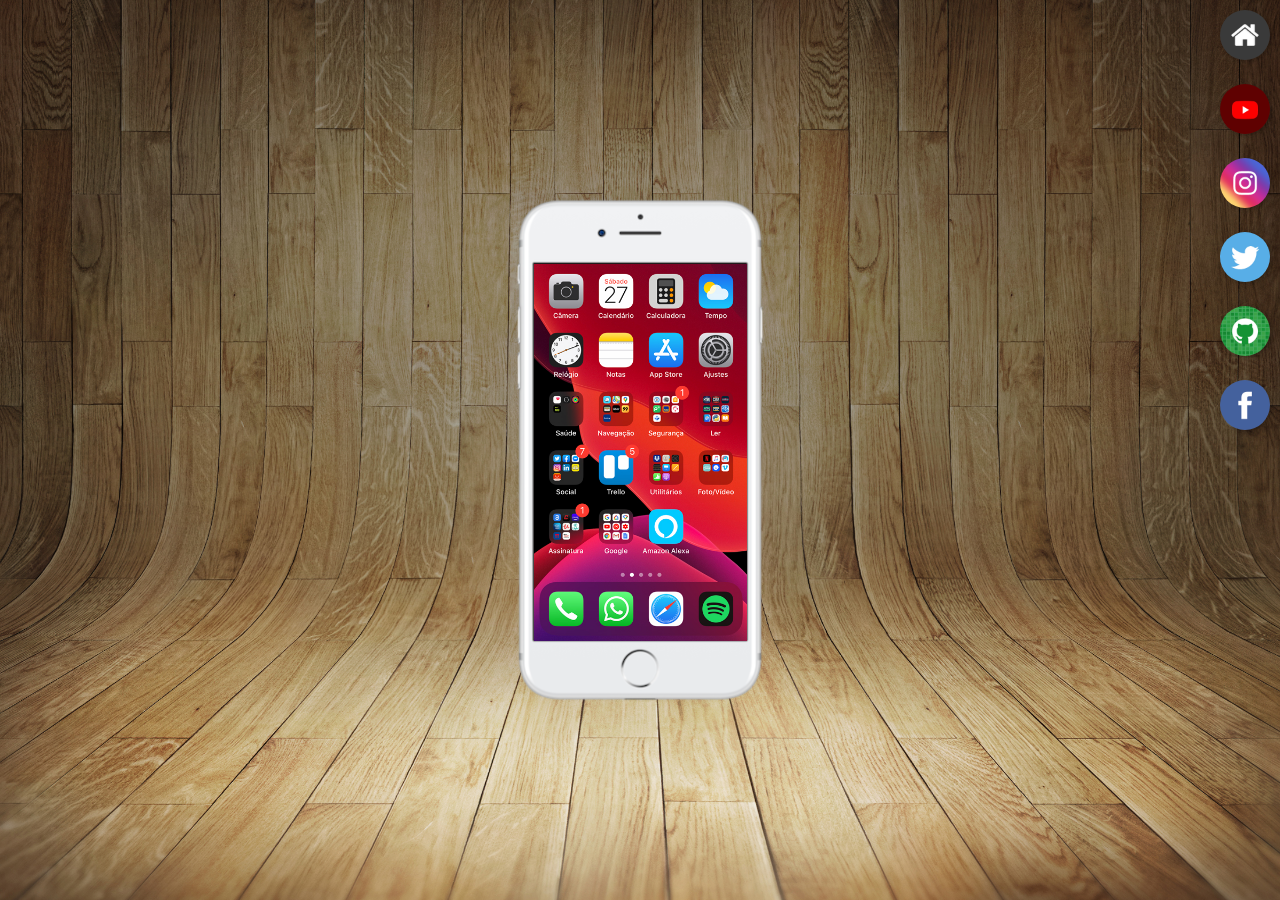
<file: index.html>
<!DOCTYPE html>
<html lang="pt-br">
<head>
    <meta charset="UTF-8">
    <meta http-equiv="X-UA-Compatible" content="IE=edge">
    <meta name="viewport" content="width=device-width, initial-scale=1.0">
    <link rel="shortcut icon" href="icone.ico" type="image/x-icon">
    <link rel="stylesheet" href="style.css">
    <title>Projeto Redes Sociais</title>
</head>
<body>
    <main>
        <section id="celular">
            <iframe src="home.html" name="tela" id= "tela"
            frameborder="0"></iframe>
        </section>
        <section id="redes">
            <a href="home.html" target="tela"><img src="imagens/logo-home.jpg" alt="Home"></a><br>
            <a href="youtube.html" target="tela"><img src="imagens/logo-youtube.jpg" alt="Youtube"></a><br>
            <a href="instagram.html" target="tela"><img src="imagens/logo-instagram.jpg" alt="Instagram"></a><br>
            <a href="twitter.html" target="tela"><img src="imagens/logo-twitter.jpg" alt="Twitter"></a><br>
            <a href="github.html" target="tela"><img src="imagens/logo-github.jpg" alt="Github"></a><br>
            <a href="facebook.html" target="tela"><img src="imagens/logo-facebook.jpg" alt="Facebook"></a>
        </section>
    </main>
</body>
</html>
</file>
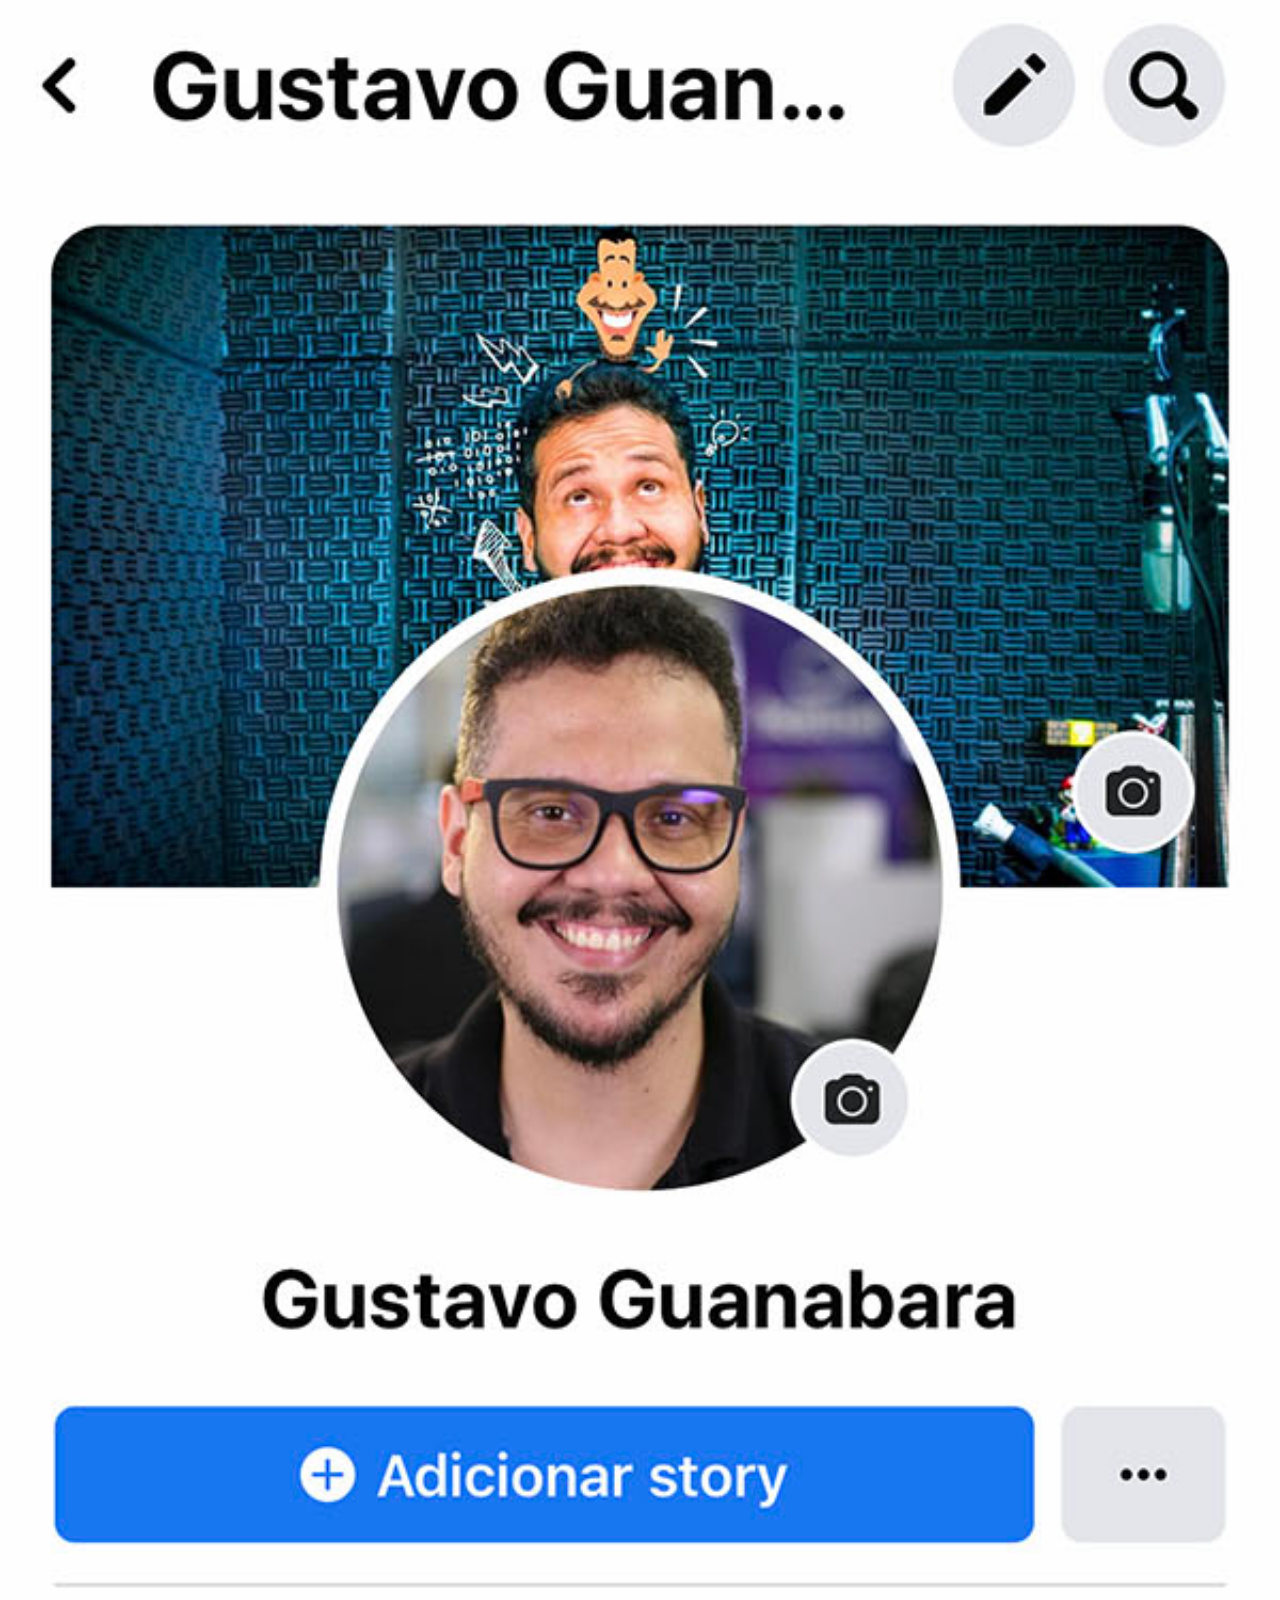
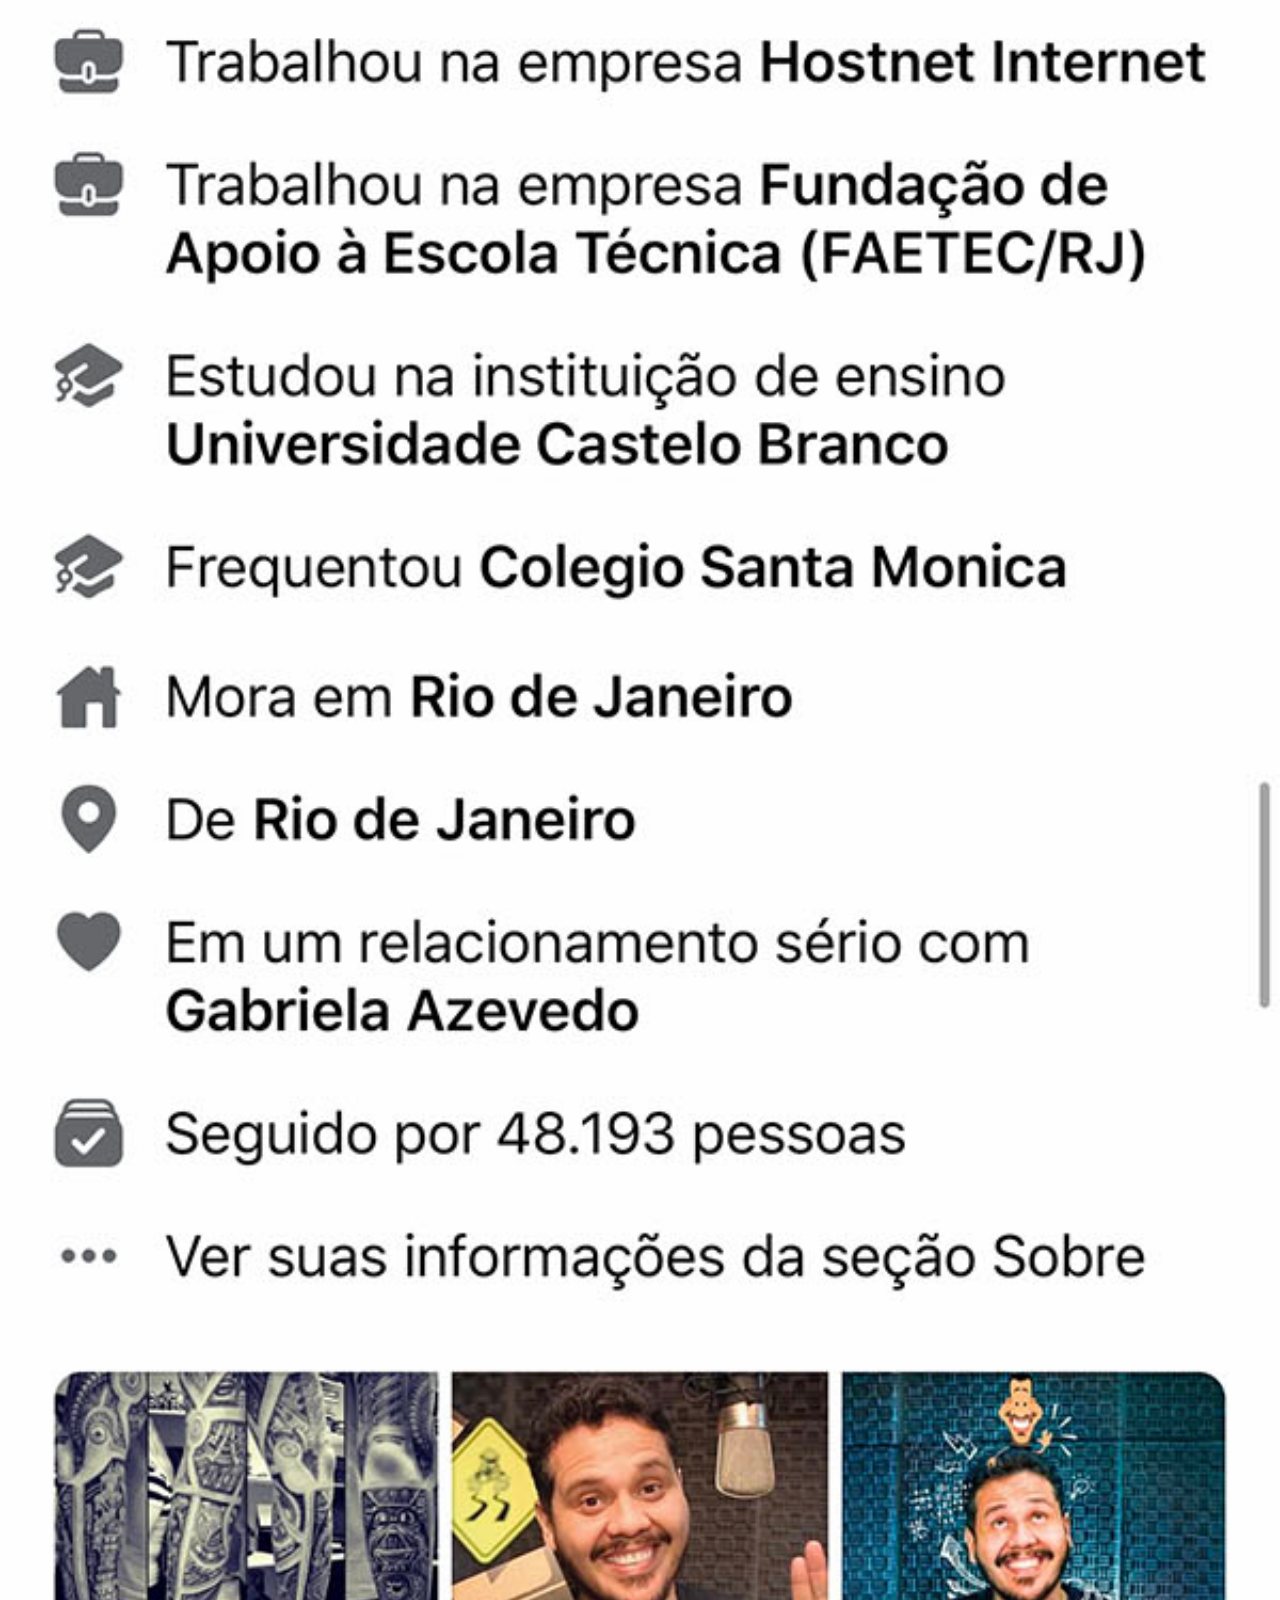
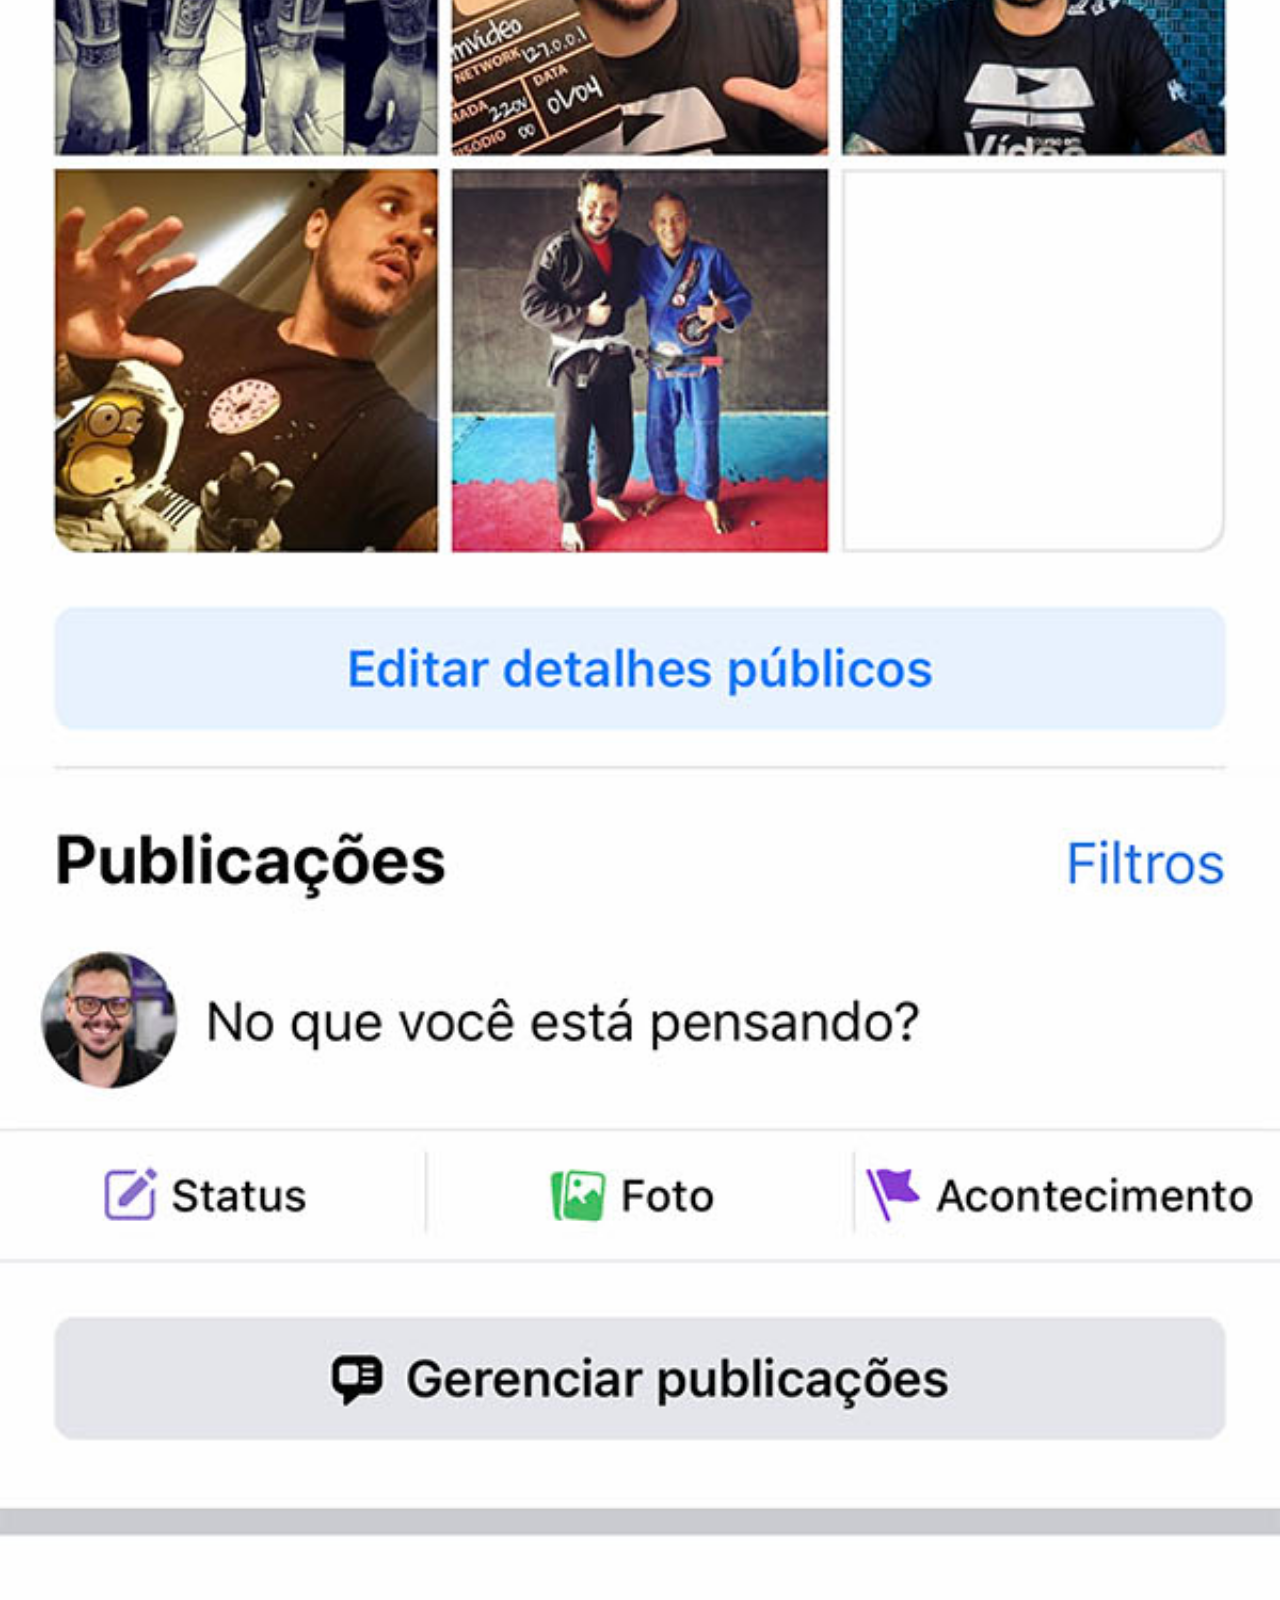
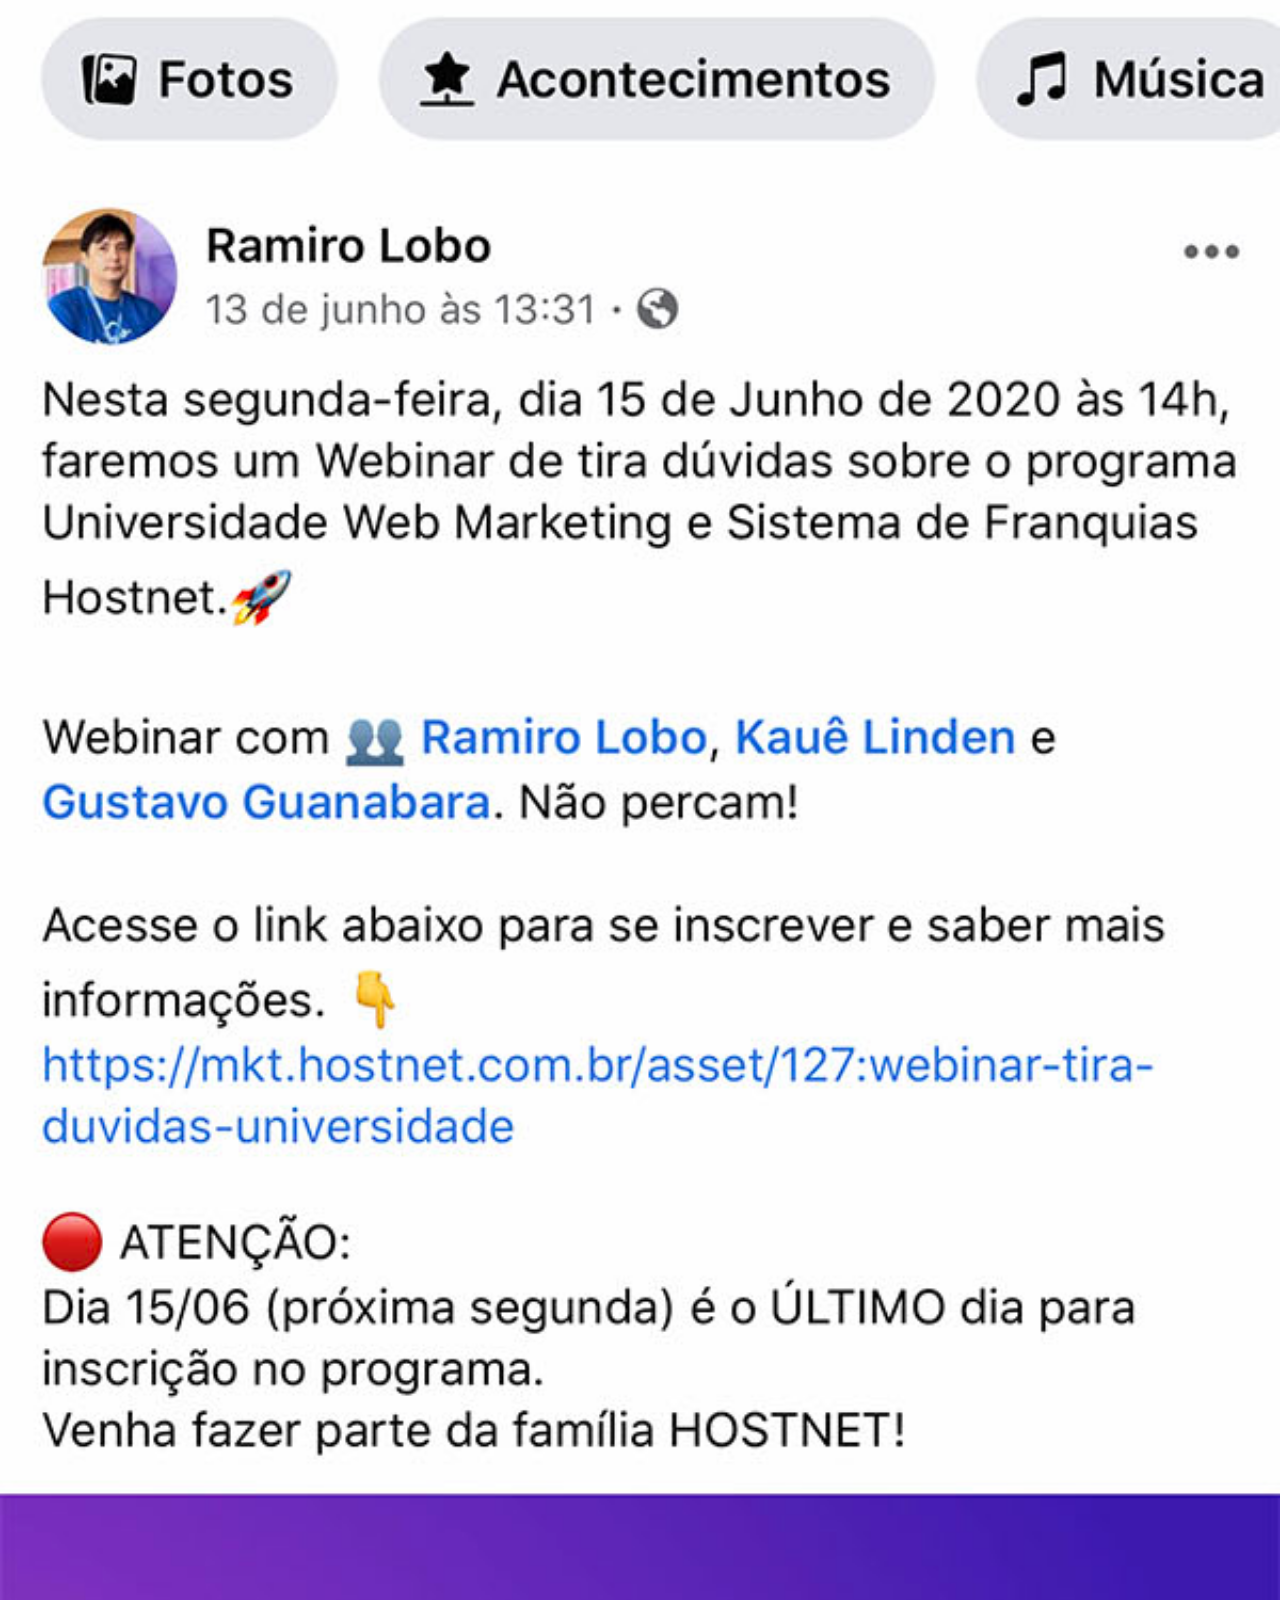
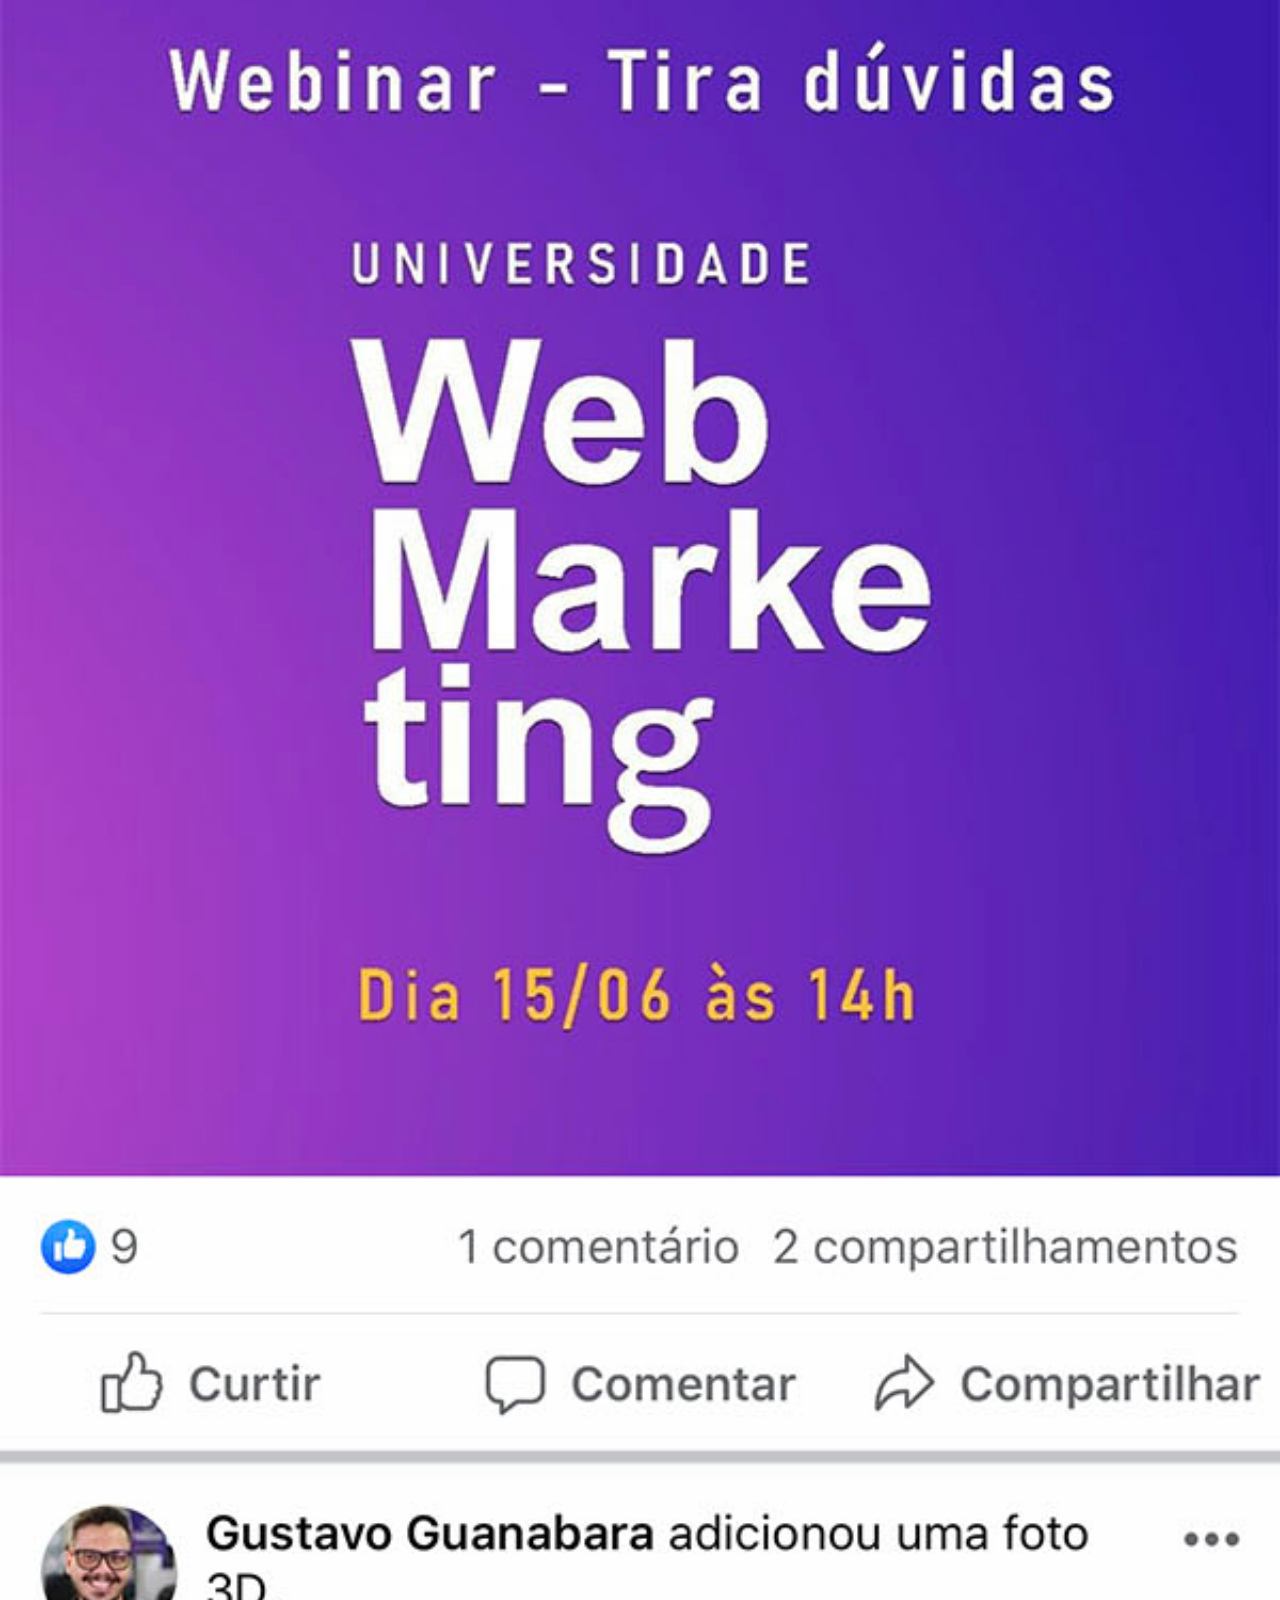
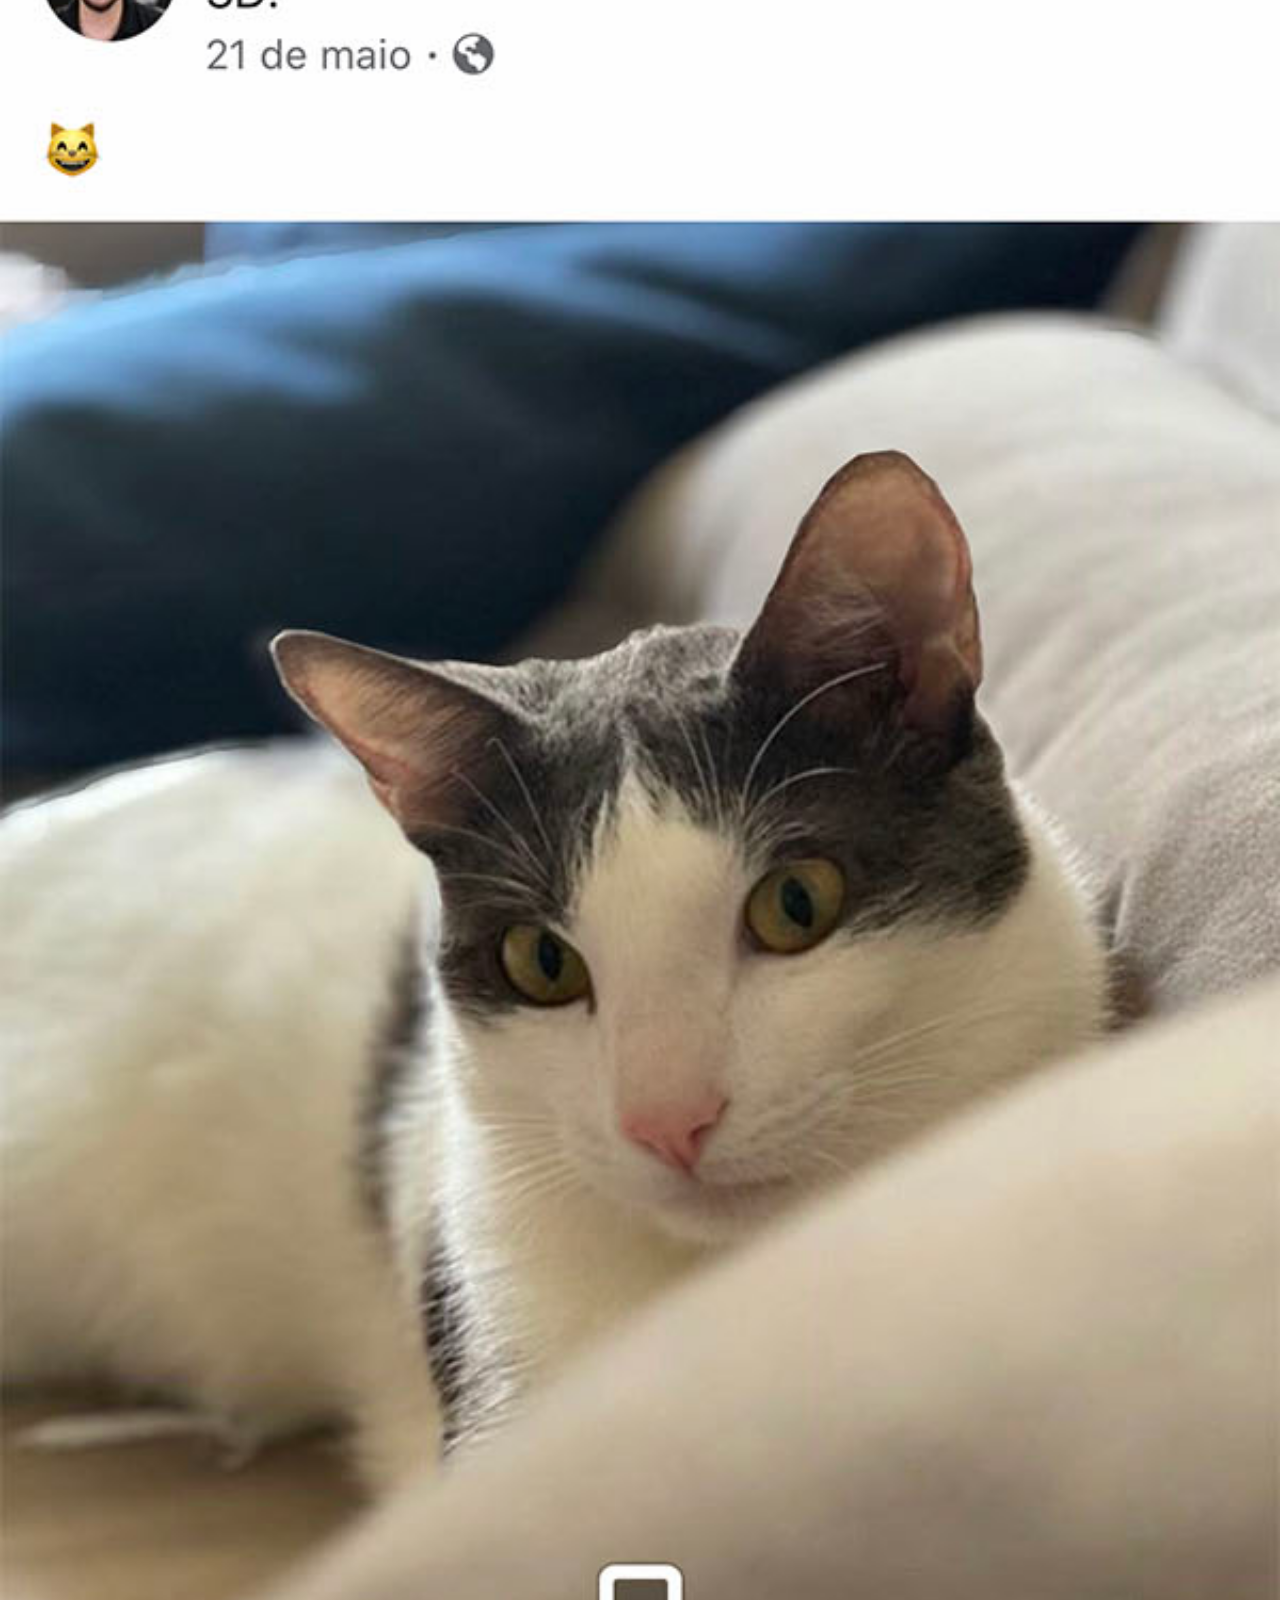
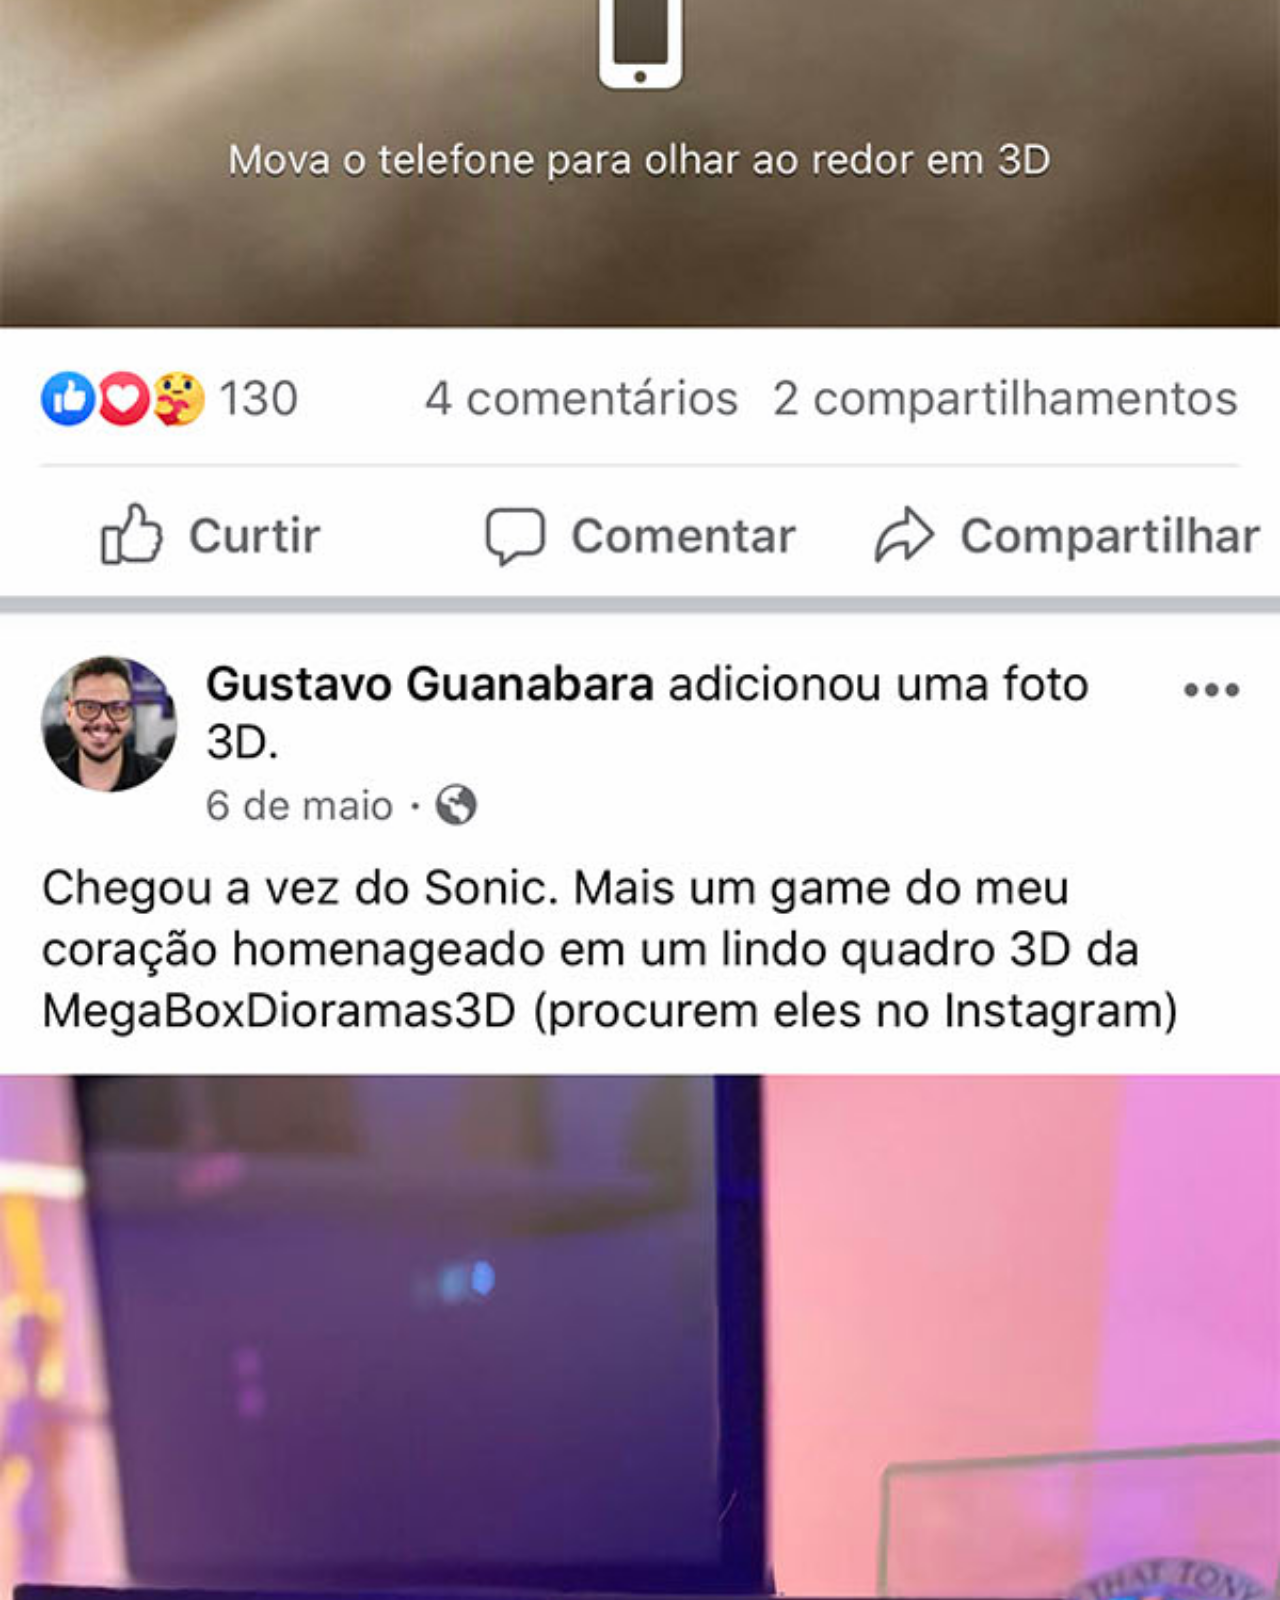
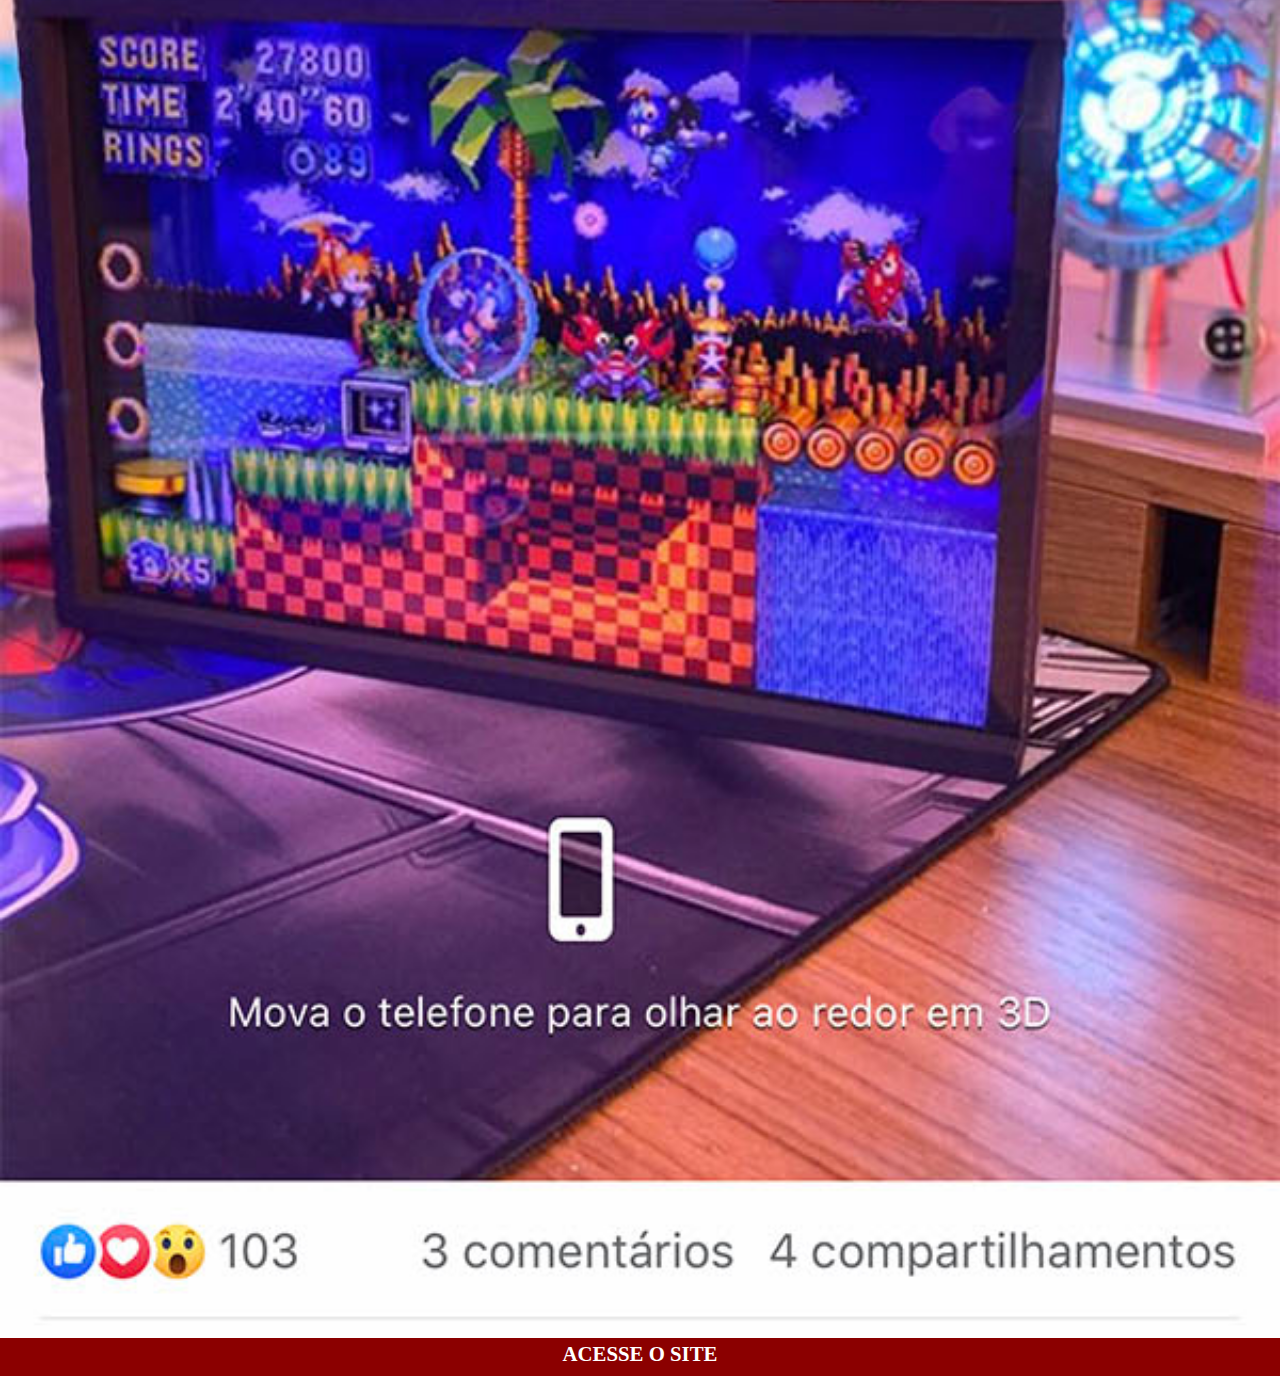
<file: facebook.html>
<!DOCTYPE html>
<html lang="en">
<head>
    <meta charset="UTF-8">
    <meta http-equiv="X-UA-Compatible" content="IE=edge">
    <meta name="viewport" content="width=device-width, initial-scale=1.0">
    <link rel="stylesheet" href="social.css">
    <title>Facebook</title>
</head>
<body>
    <img src="imagens/tela-facebook.jpg" alt="">
    <a href="https://www.facebook.com/gustavoguanabara" target="_blank">ACESSE O SITE</a>
</body>
</html>
</file>
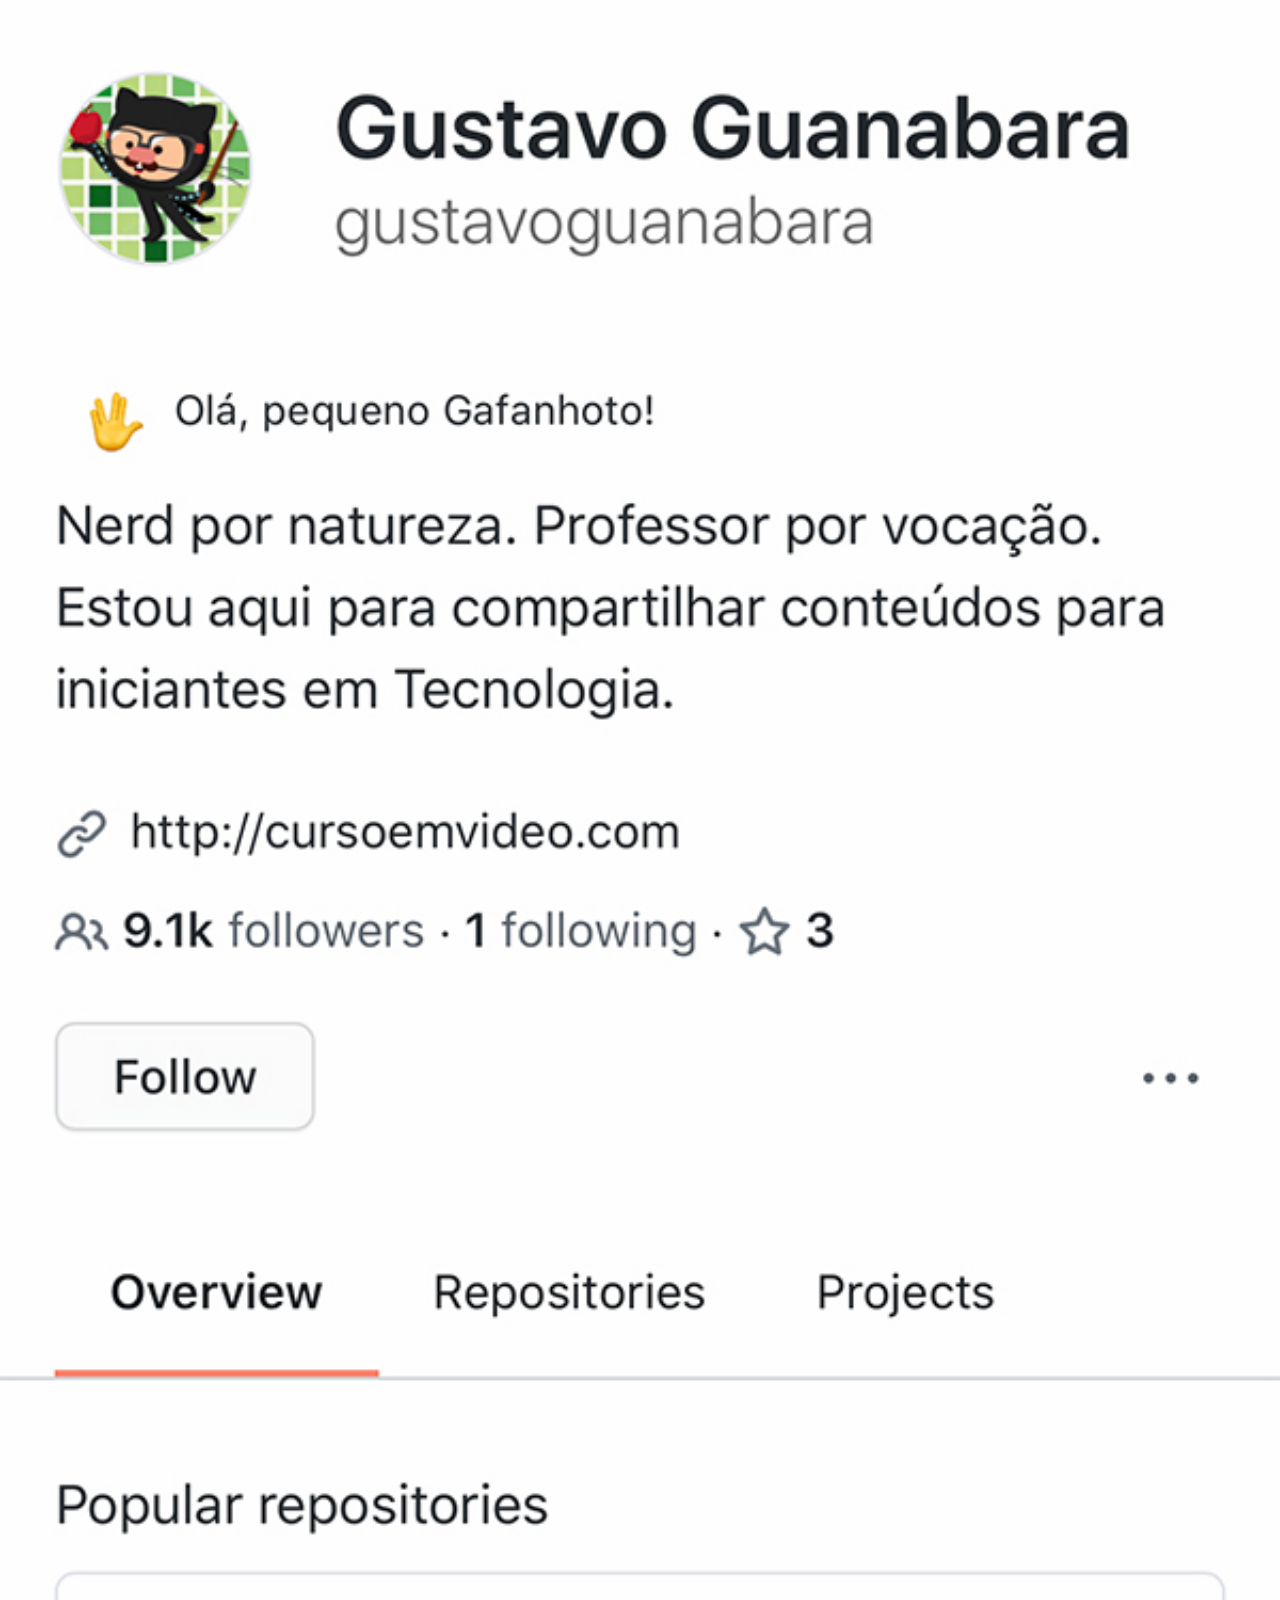
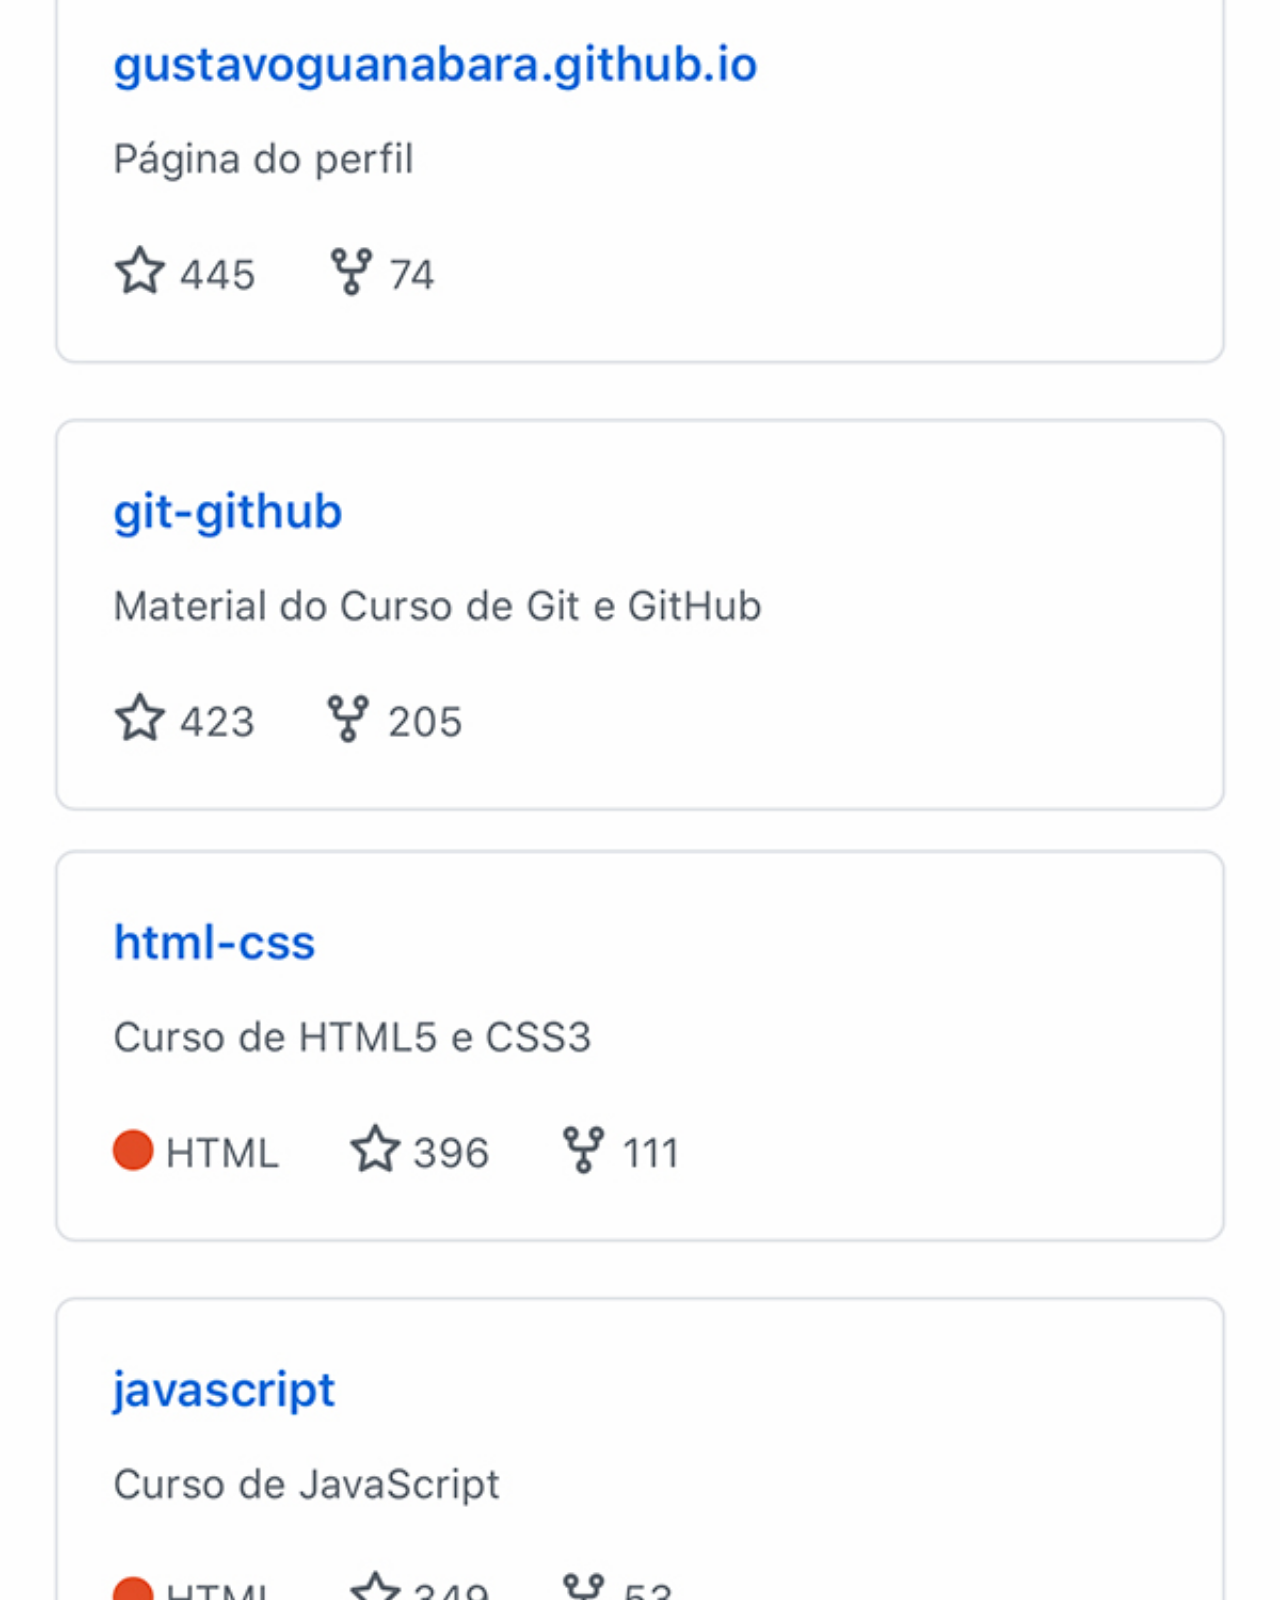
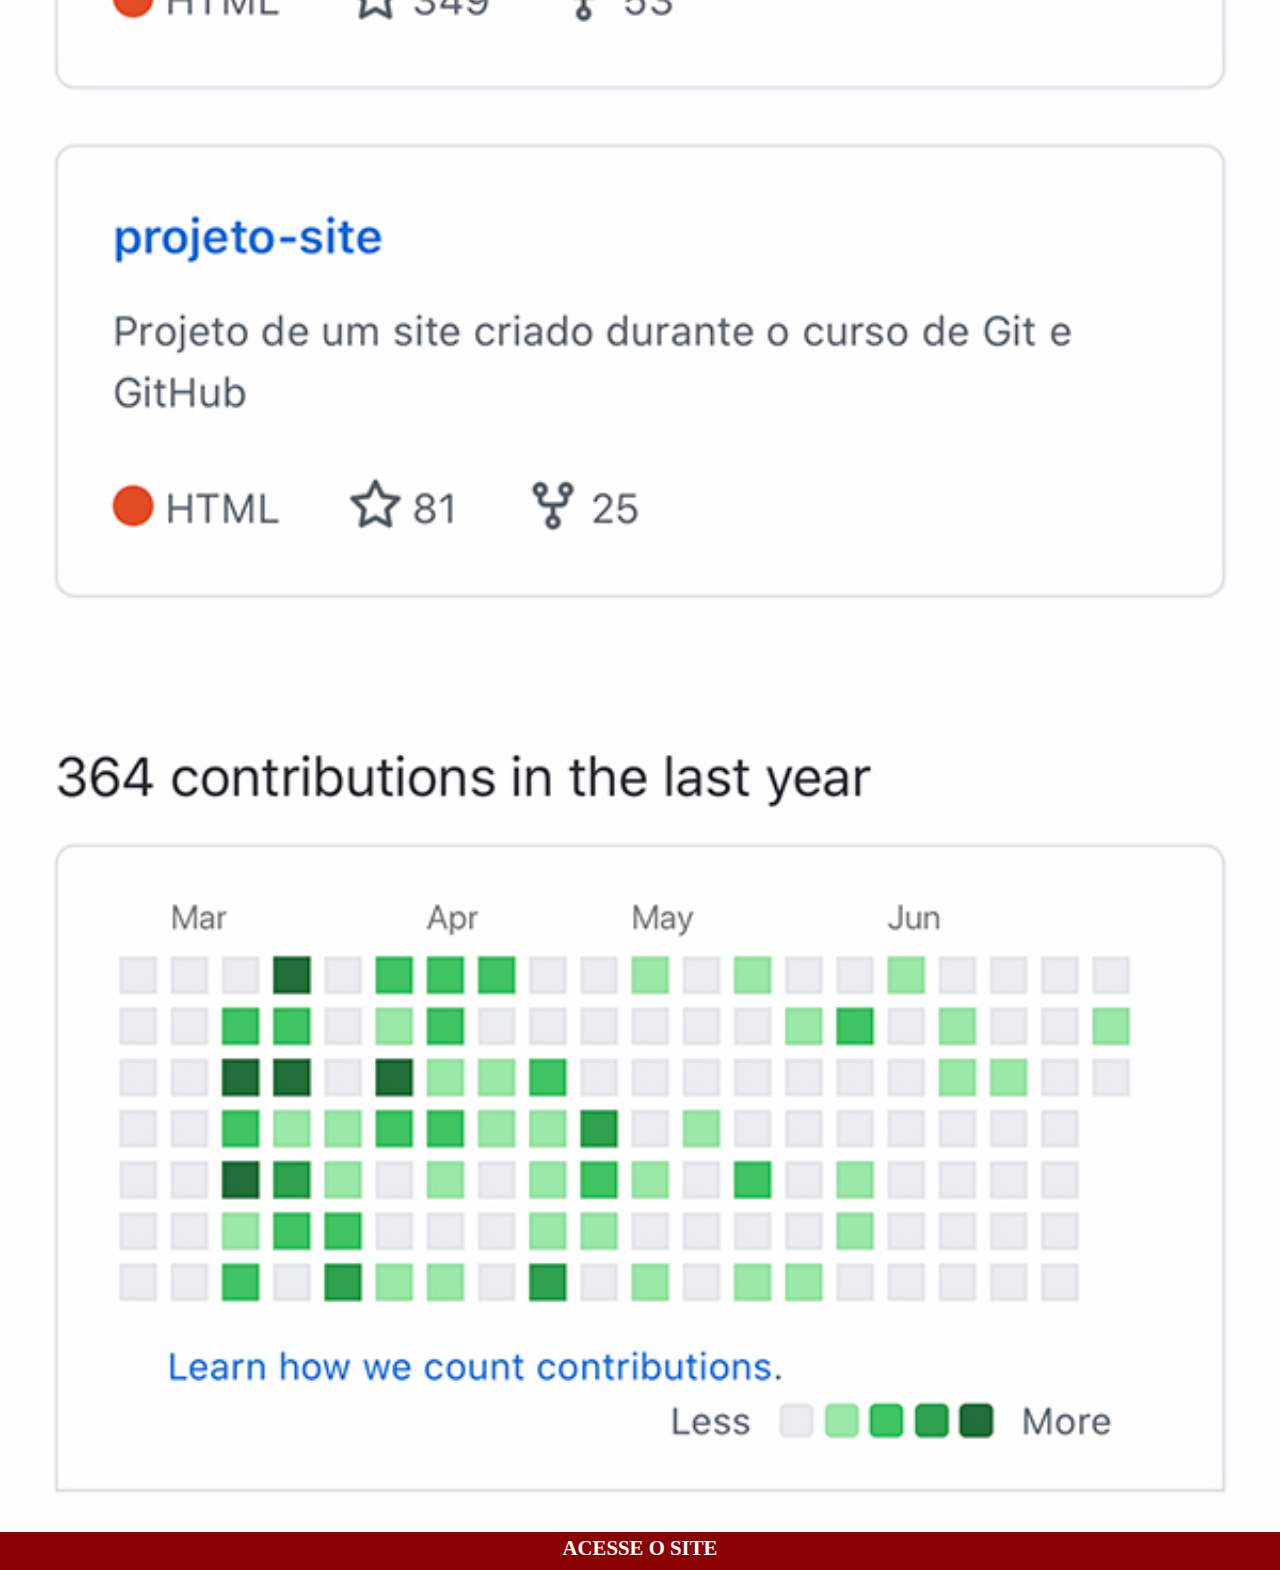
<file: github.html>
<!DOCTYPE html>
<html lang="en">
<head>
    <meta charset="UTF-8">
    <meta http-equiv="X-UA-Compatible" content="IE=edge">
    <meta name="viewport" content="width=device-width, initial-scale=1.0">
    <link rel="stylesheet" href="social.css">
    <title>Github</title>
</head>
<body>
    <img src="imagens/tela-github.jpg" alt="">
    <a href="https://github.com/professorguanabara" target="_blank">ACESSE O SITE</a>
</body>
</html>
</file>
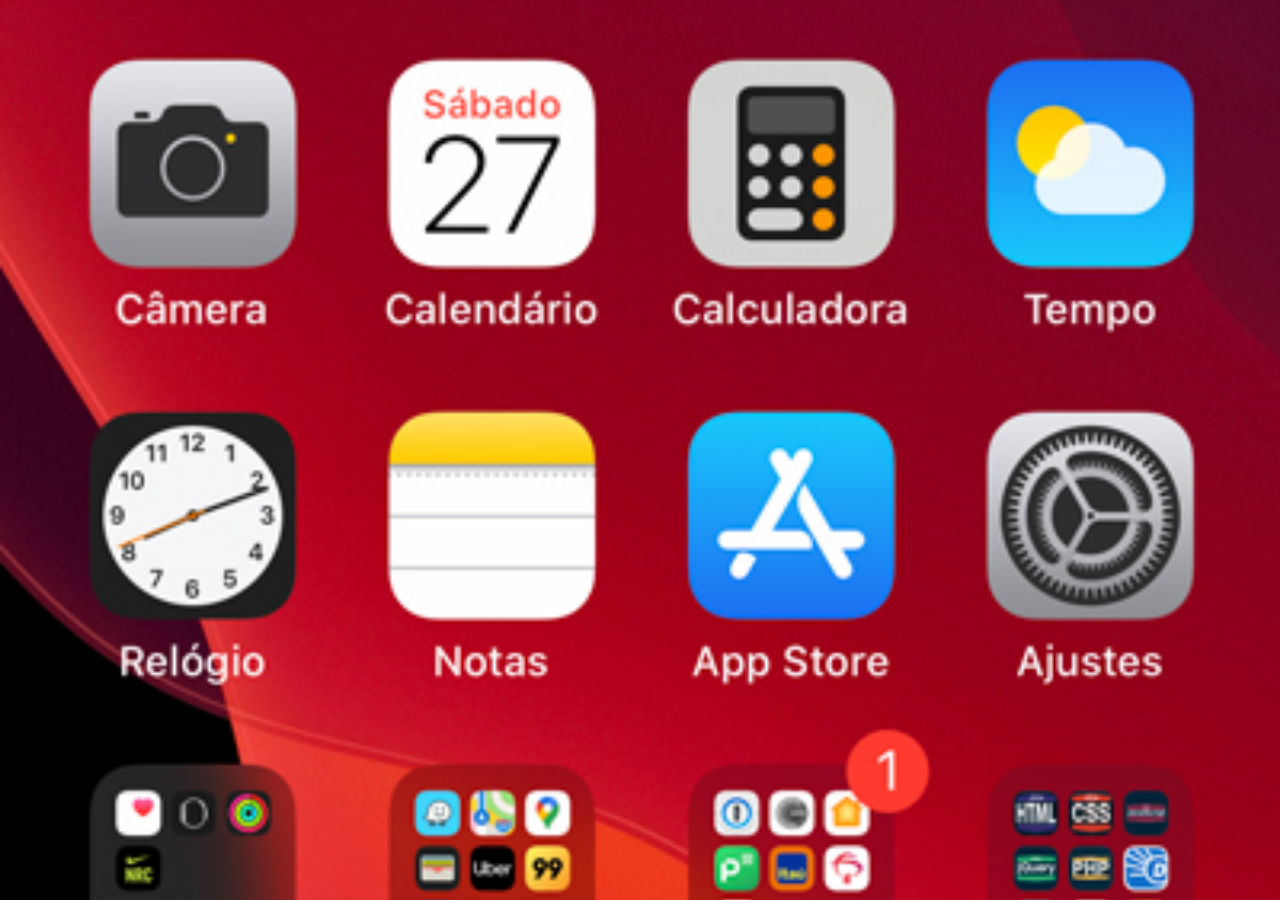
<file: home.html>
<!DOCTYPE html>
<html lang="en">
<head>
    <meta charset="UTF-8">
    <meta http-equiv="X-UA-Compatible" content="IE=edge">
    <meta name="viewport" content="width=device-width, initial-scale=1.0">
    <title>home</title>
    <style>
        *{
            padding: 0px;
            margin: 0px;
        }

        body{
            width: 100vw;
            height: 100vh;
            background: url('imagens/tela-home.jpg') no-repeat;
            background-size: cover;
        }
    </style>
</head>
<body>
    
</body>
</html>
</file>
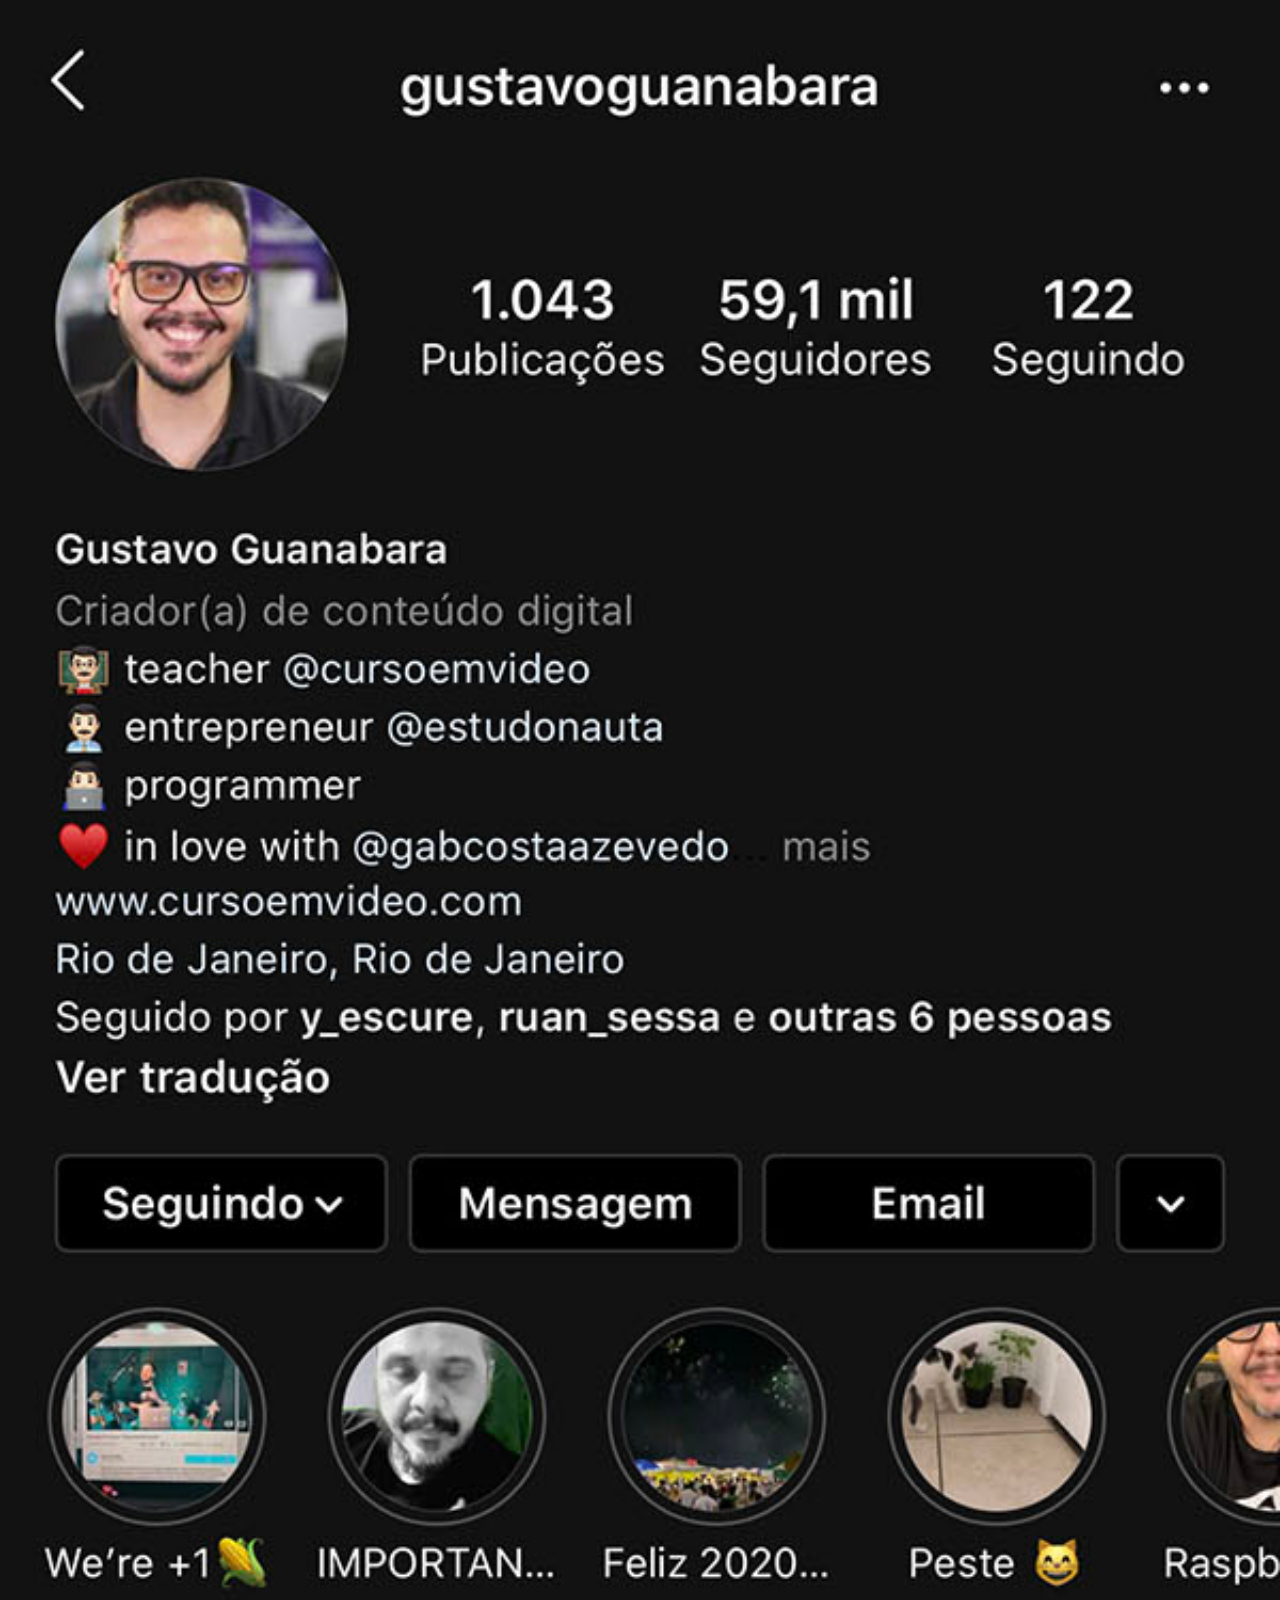
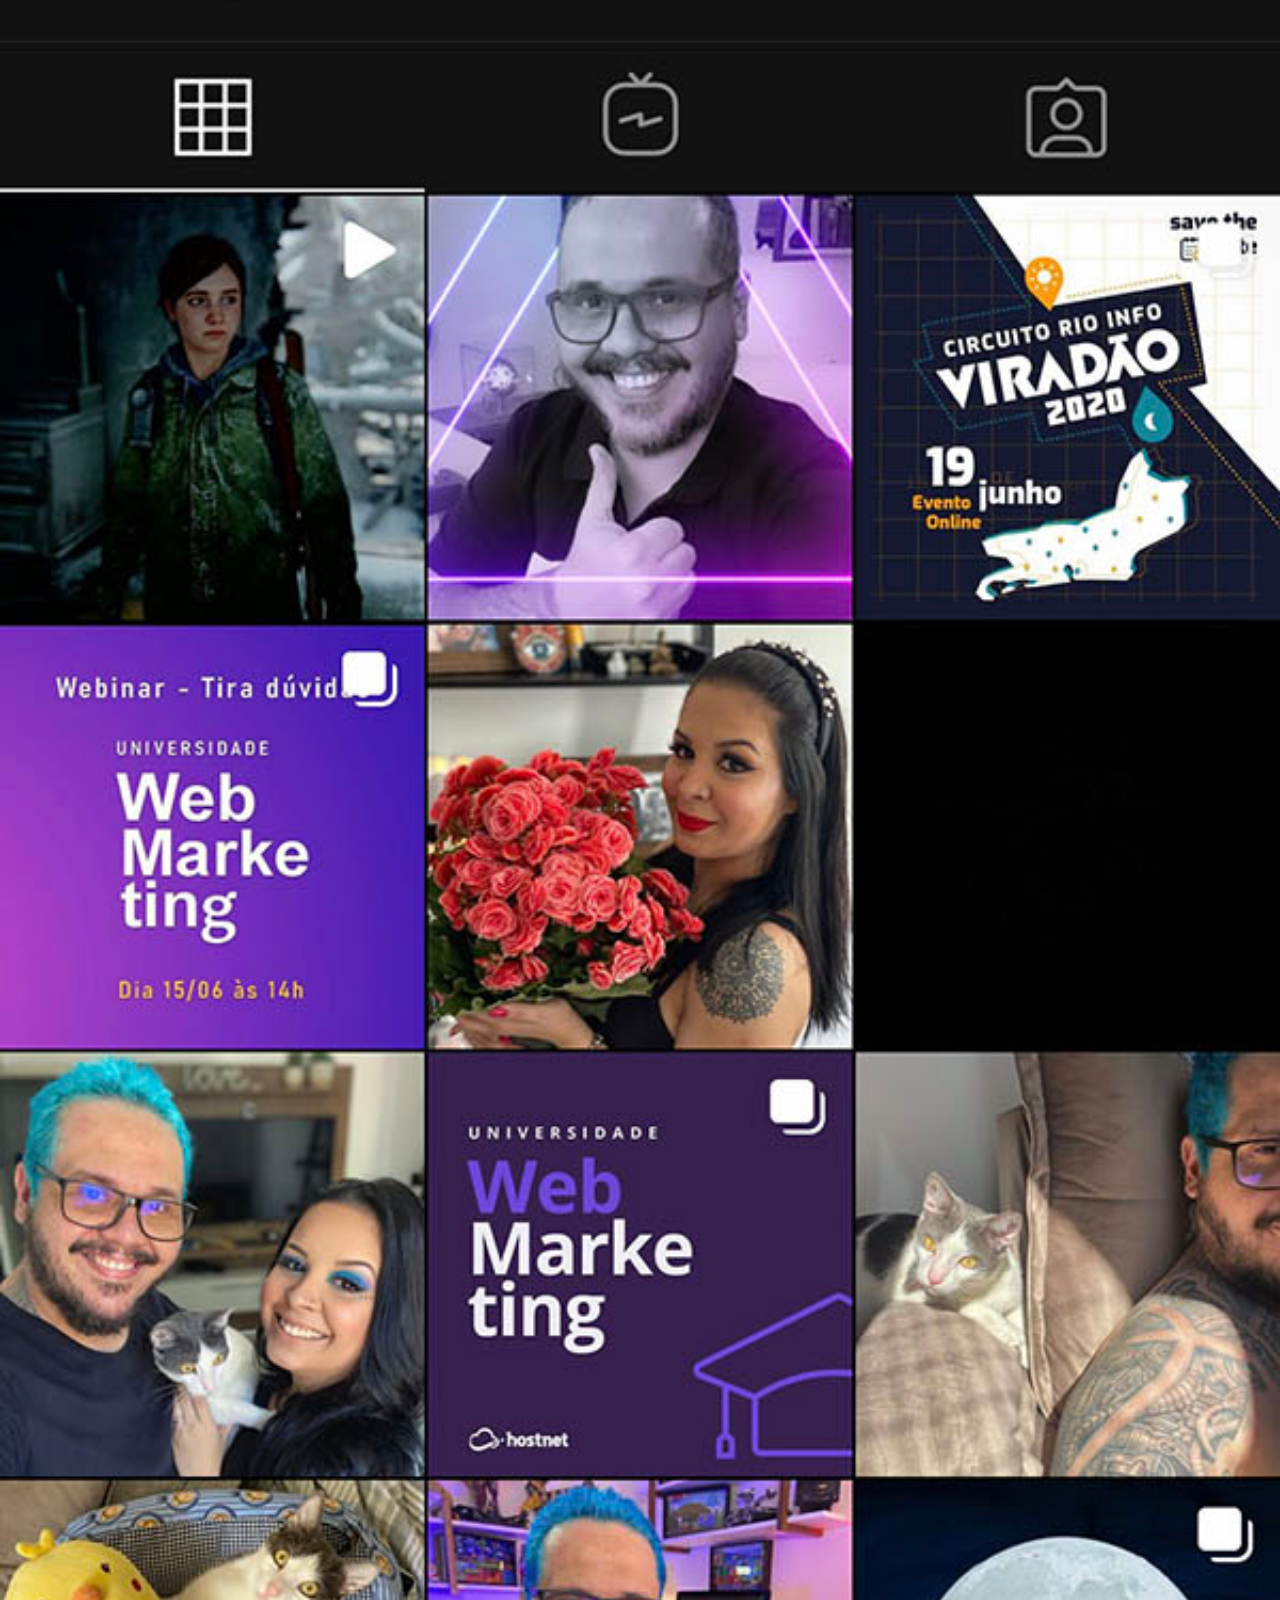
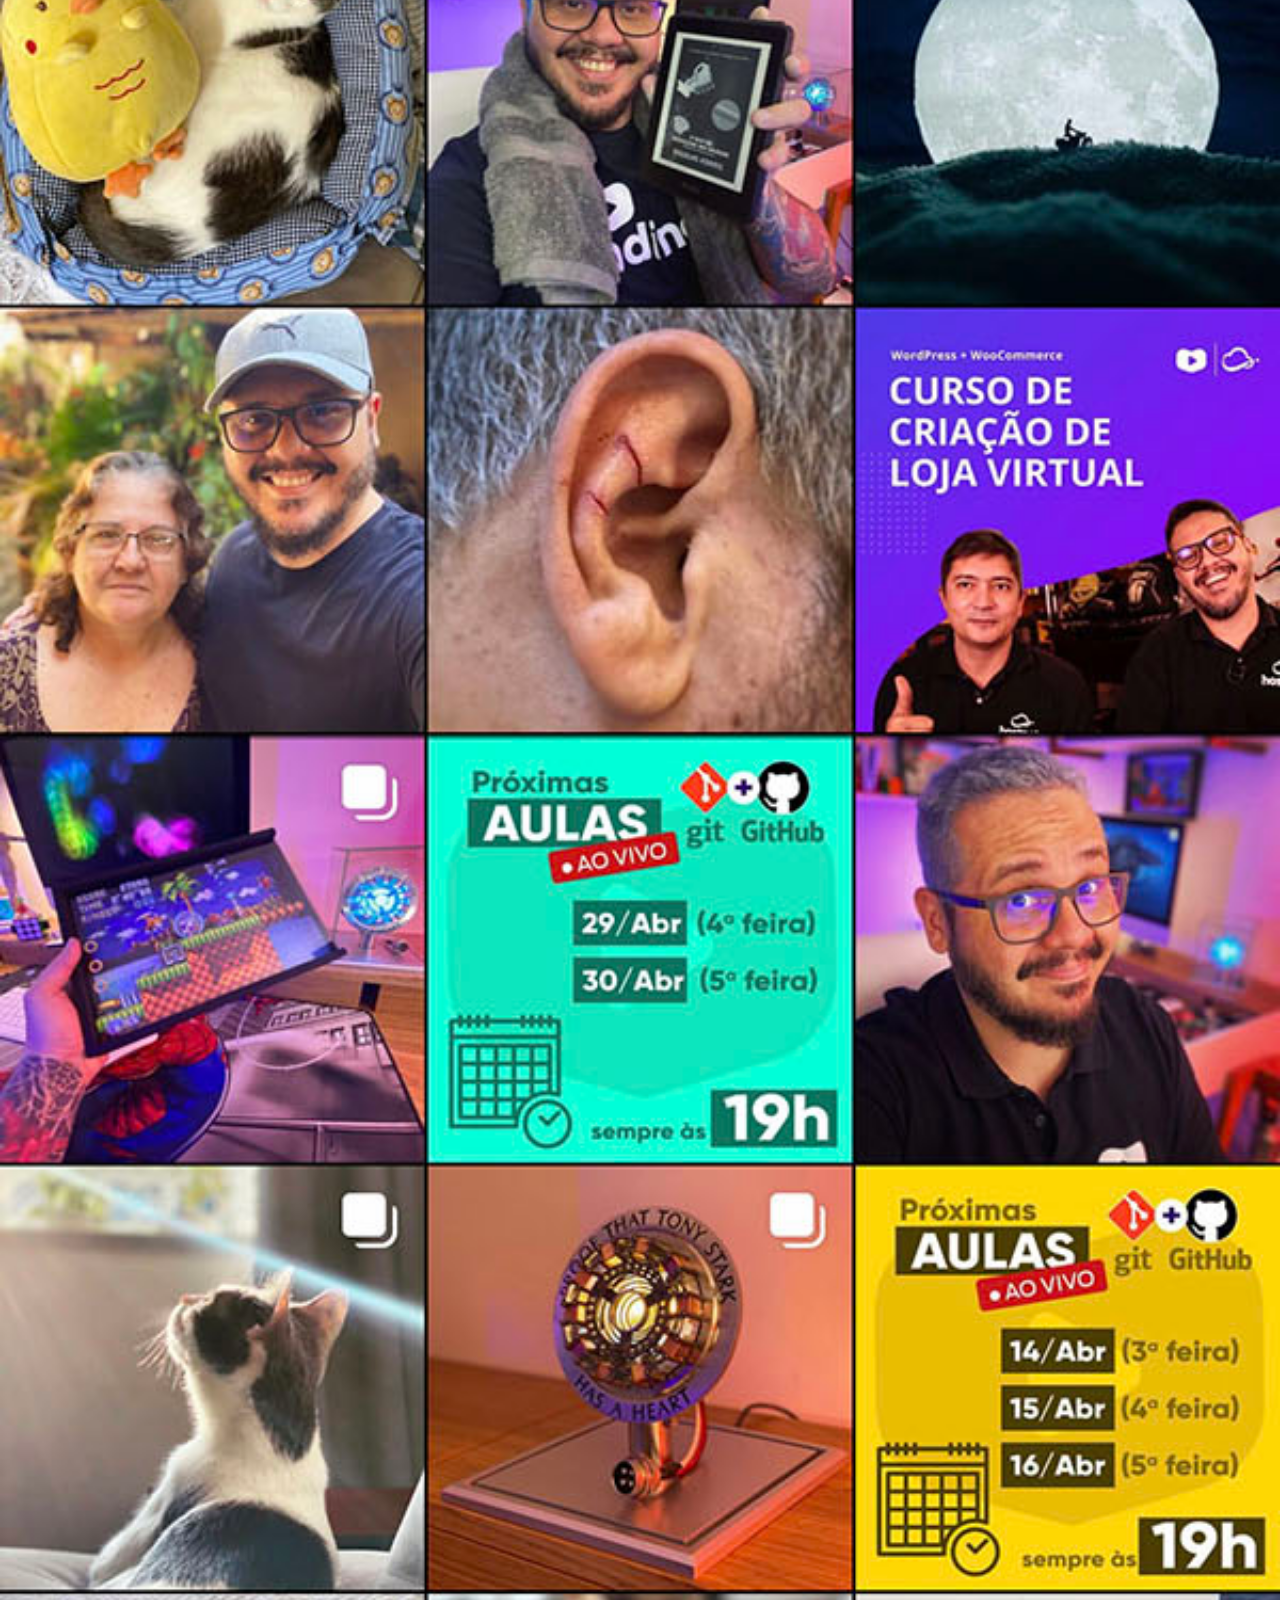
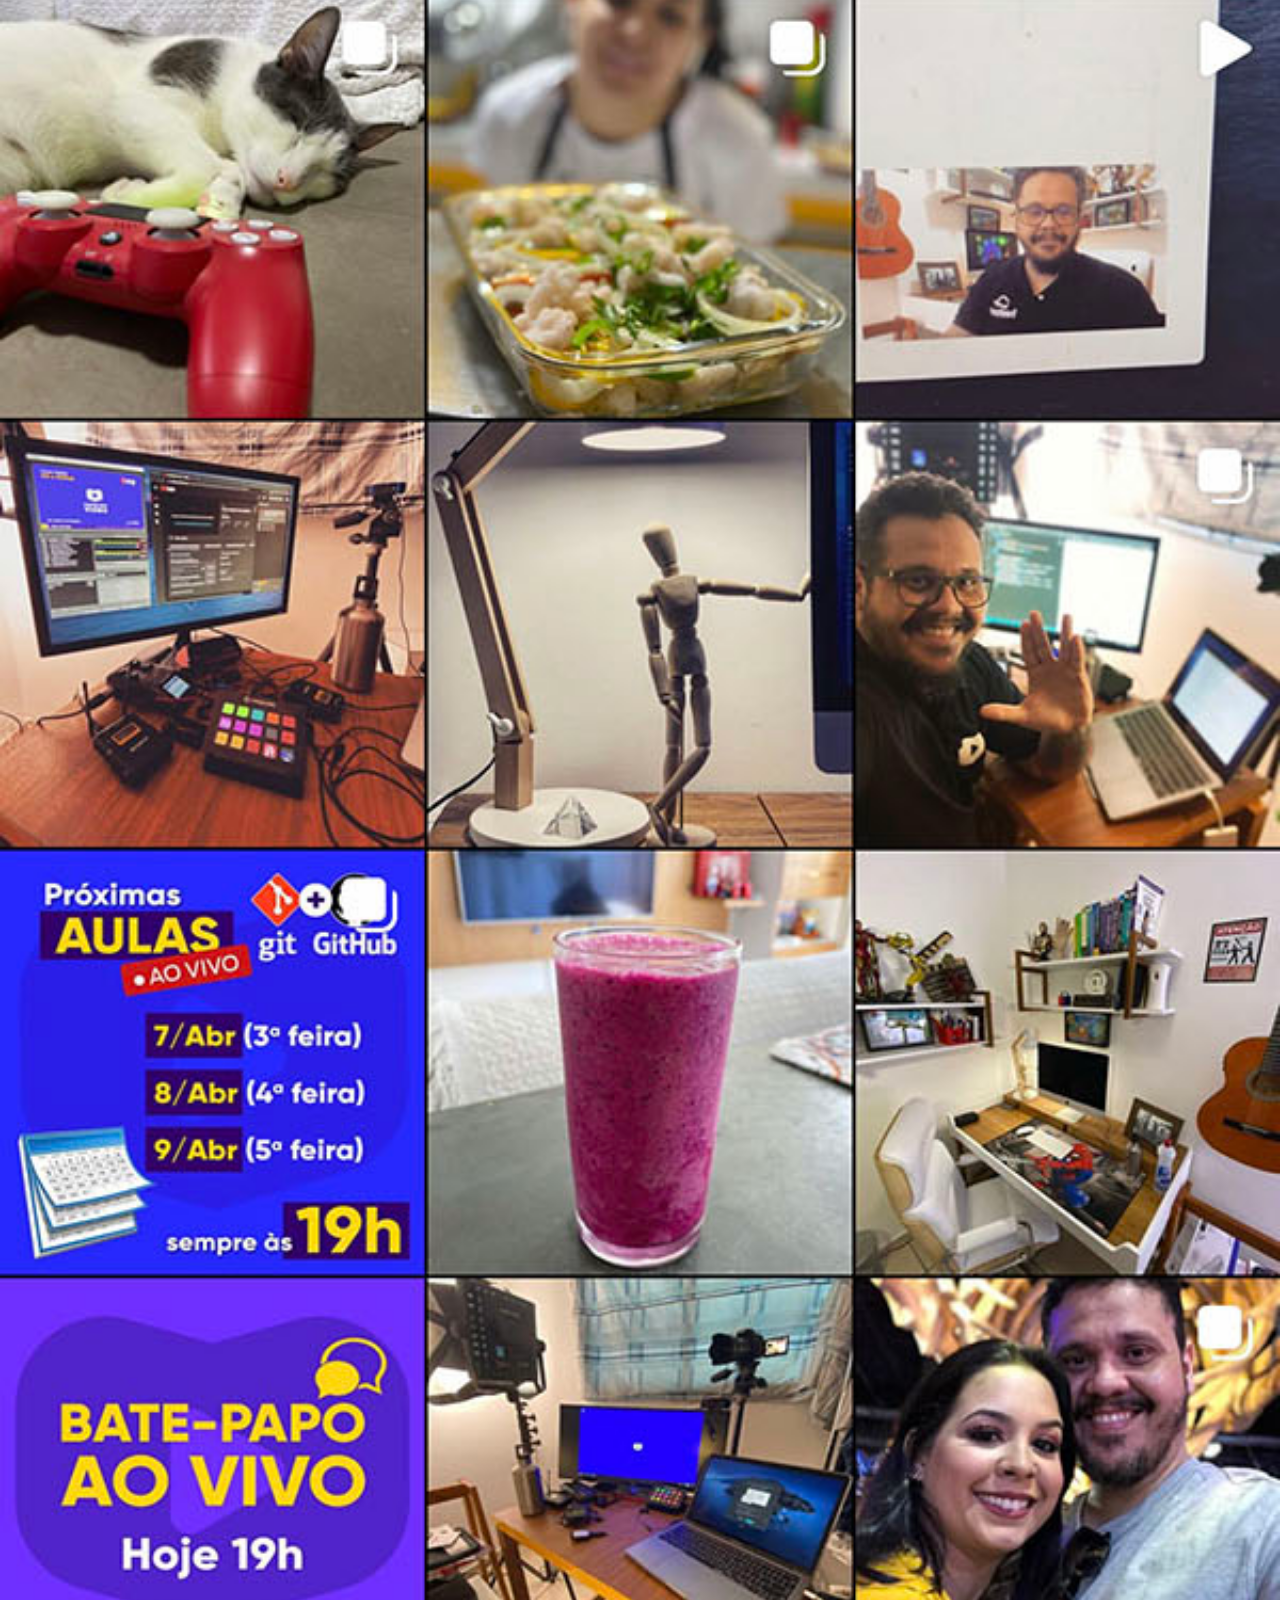
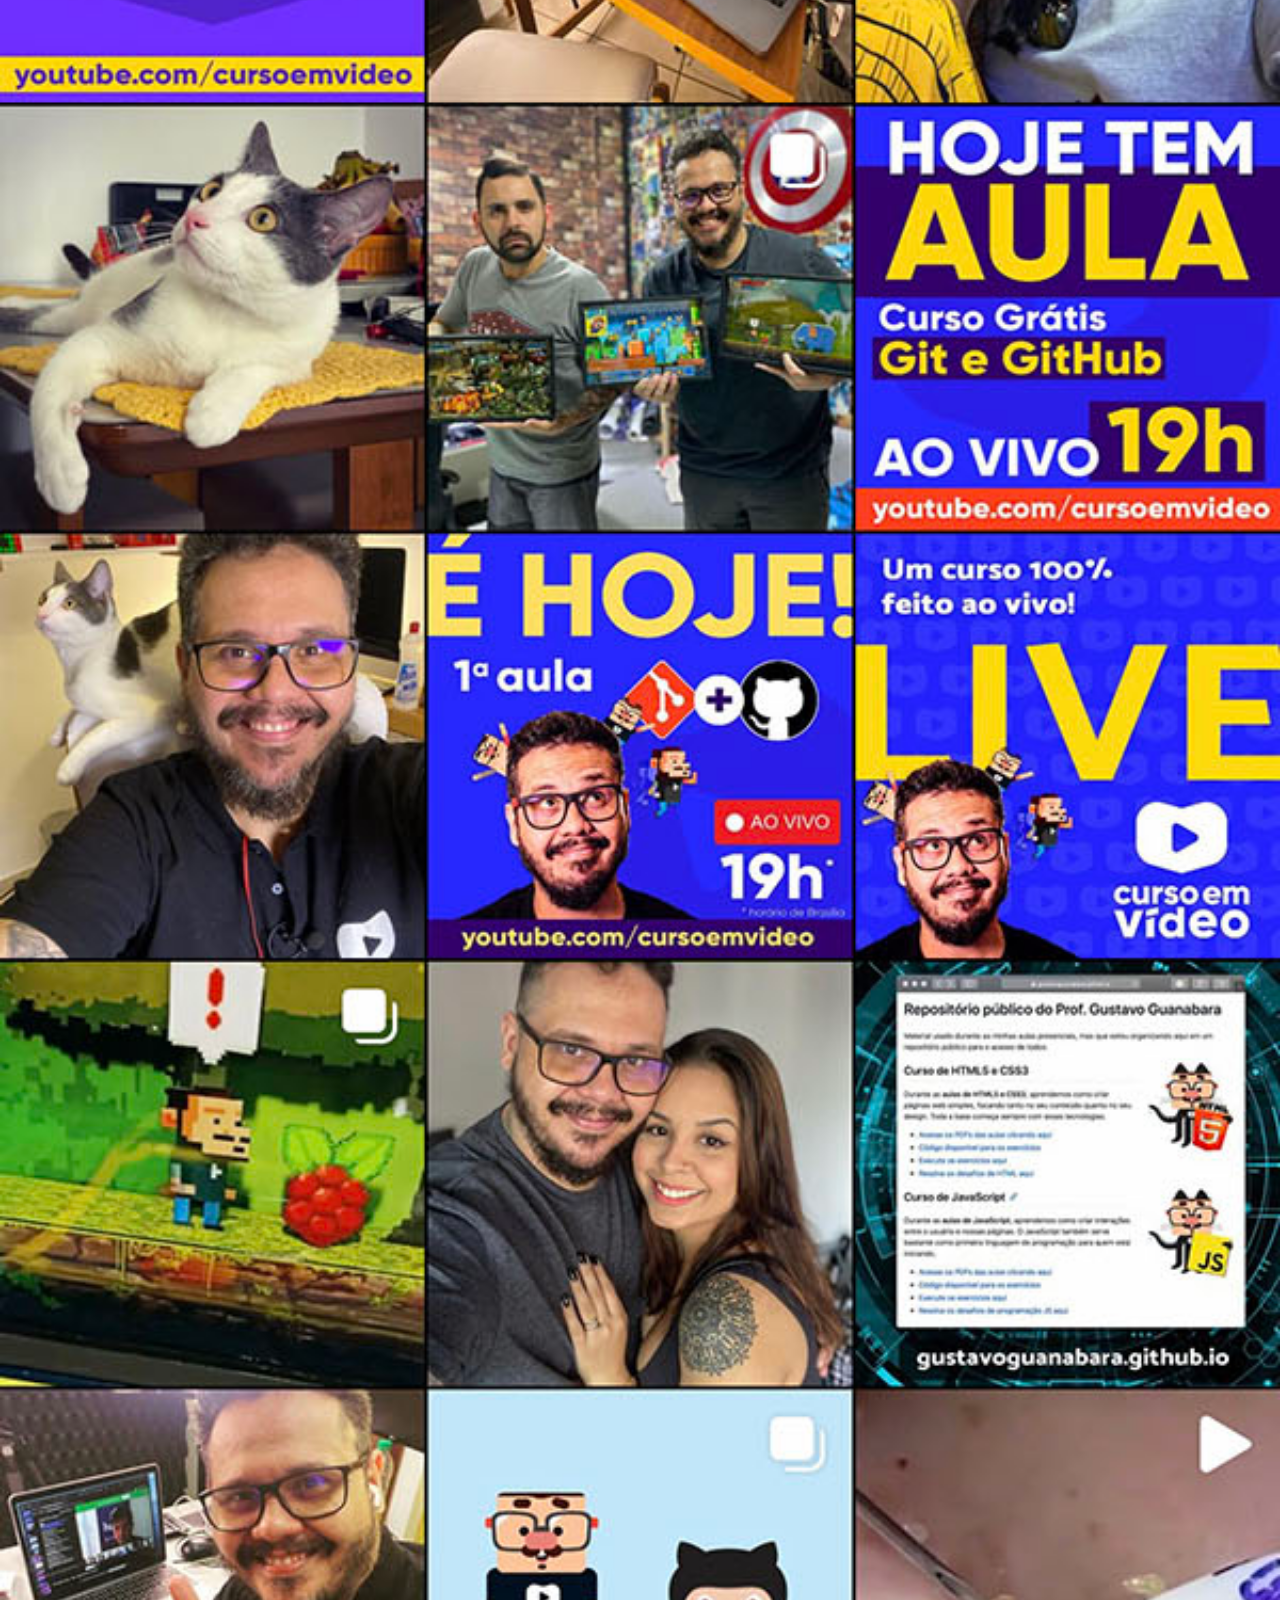
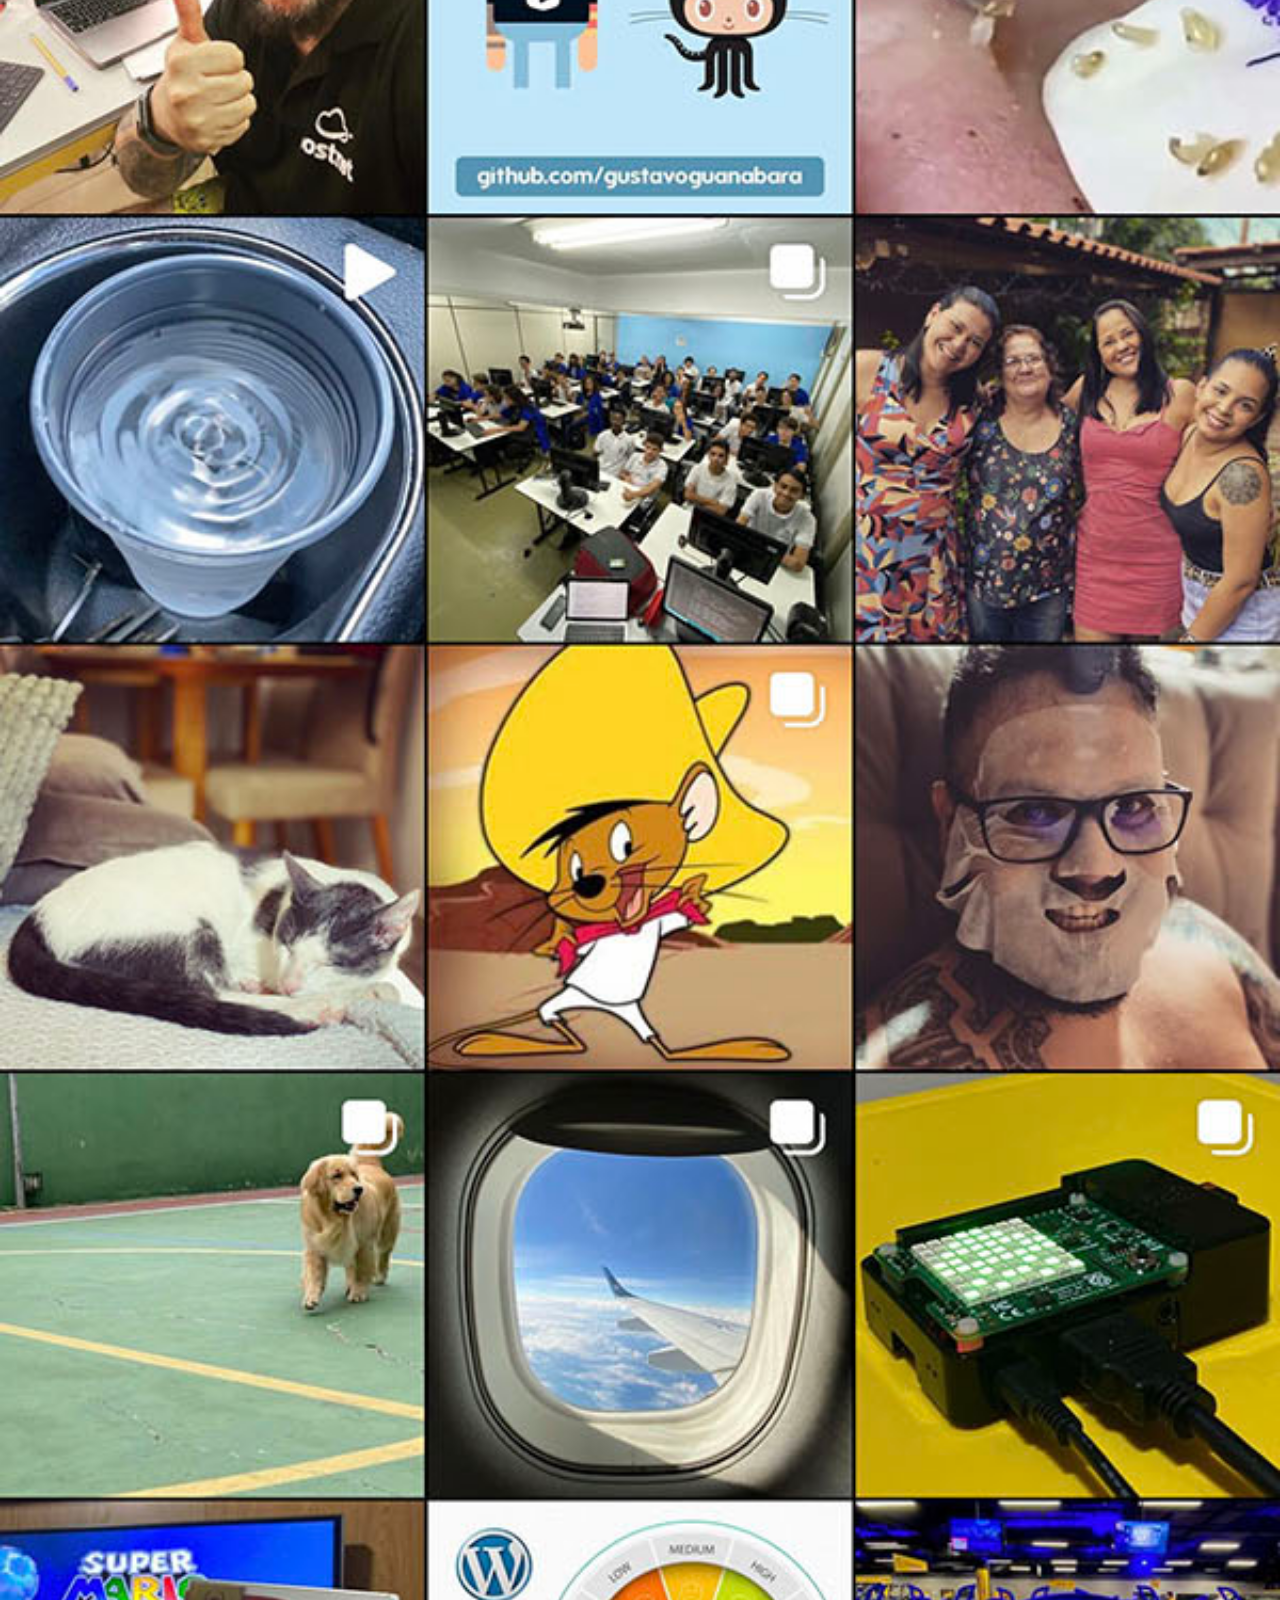
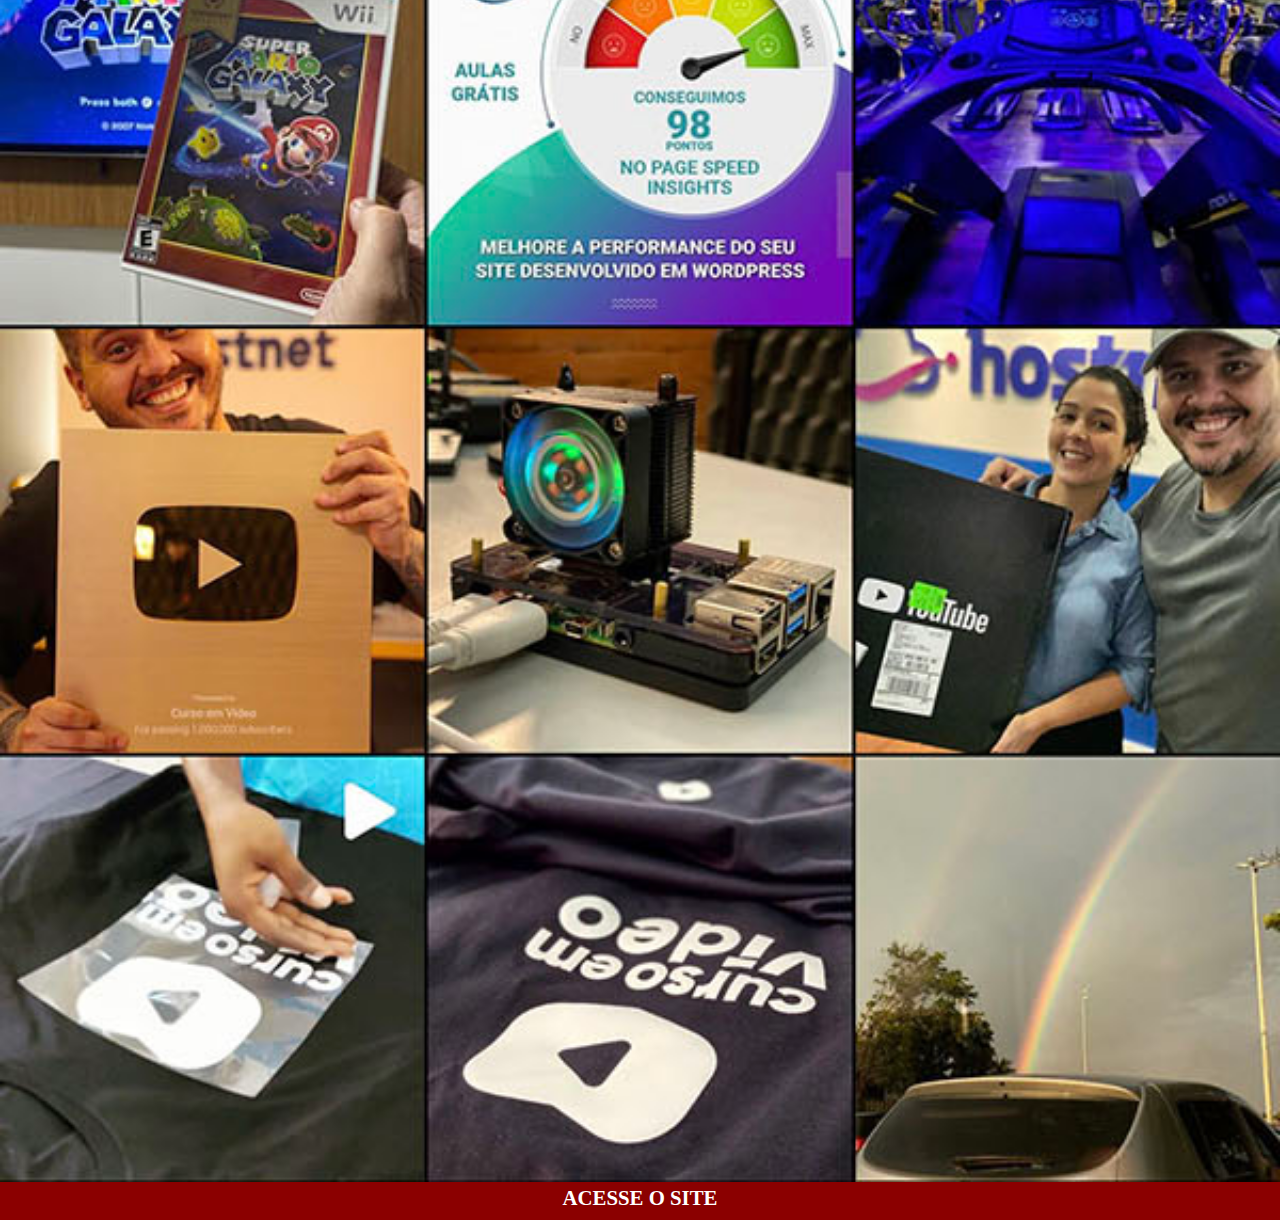
<file: instagram.html>
<!DOCTYPE html>
<html lang="en">
<head>
    <meta charset="UTF-8">
    <meta http-equiv="X-UA-Compatible" content="IE=edge">
    <meta name="viewport" content="width=device-width, initial-scale=1.0">
    <link rel="stylesheet" href="social.css">
    <title>Instagram</title>
</head>
<body>
    <img src="imagens/tela-instagram.jpg" alt="">
    <a href="https://www.instagram.com/gustavoguanabara" target="_blank">ACESSE O SITE</a>
</body>
</html>
</file>
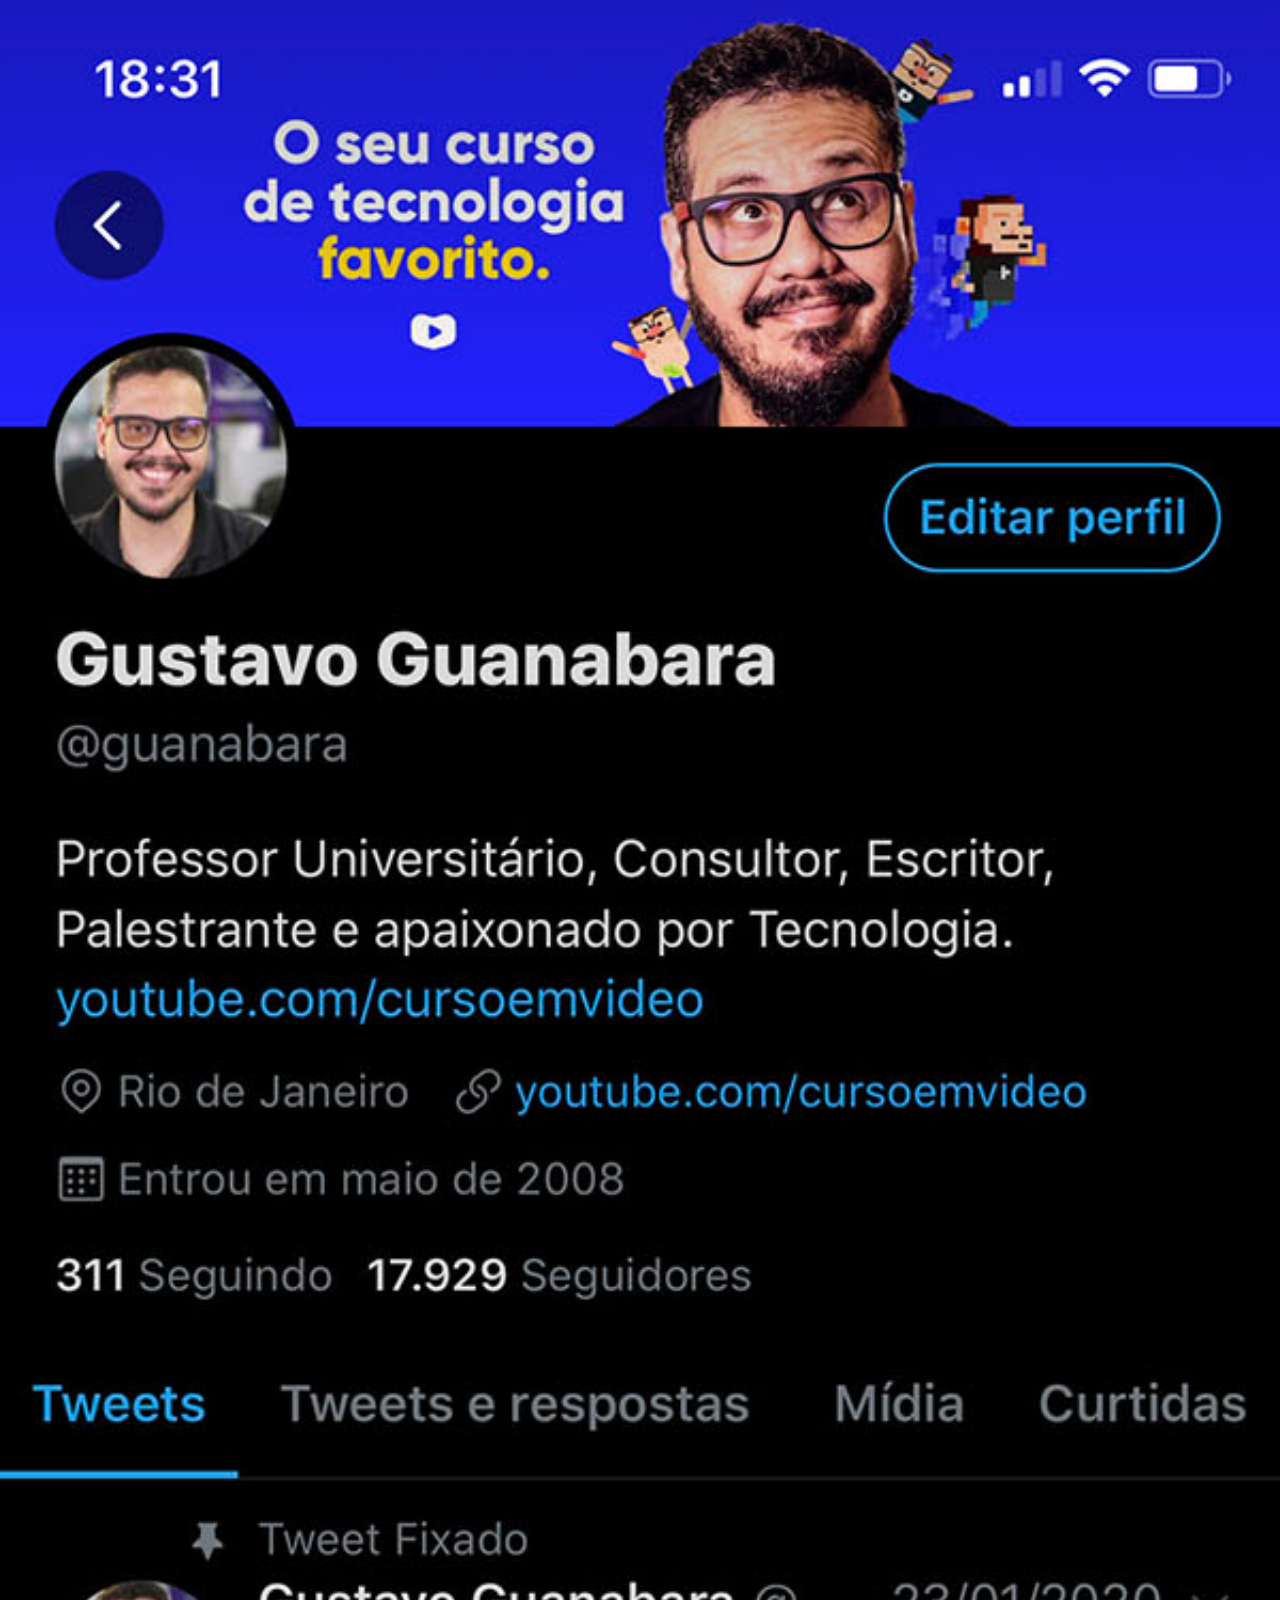
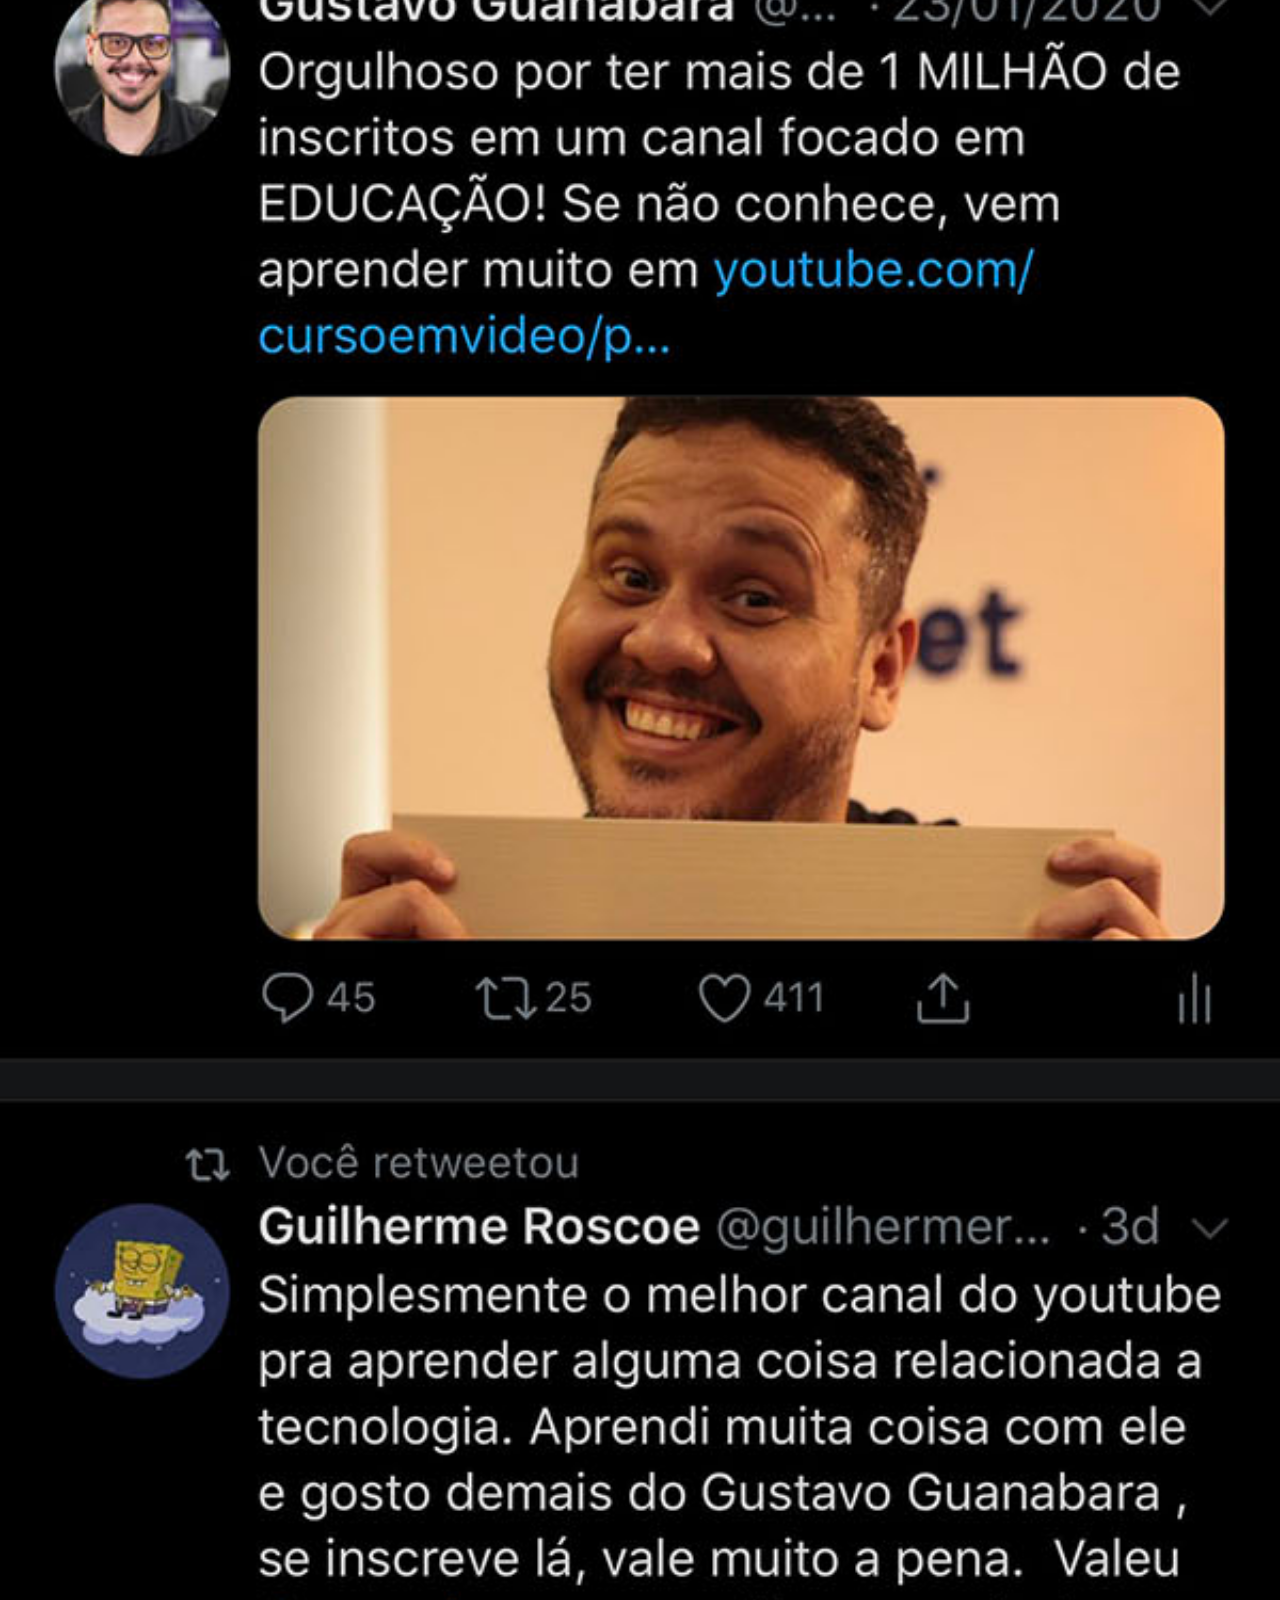
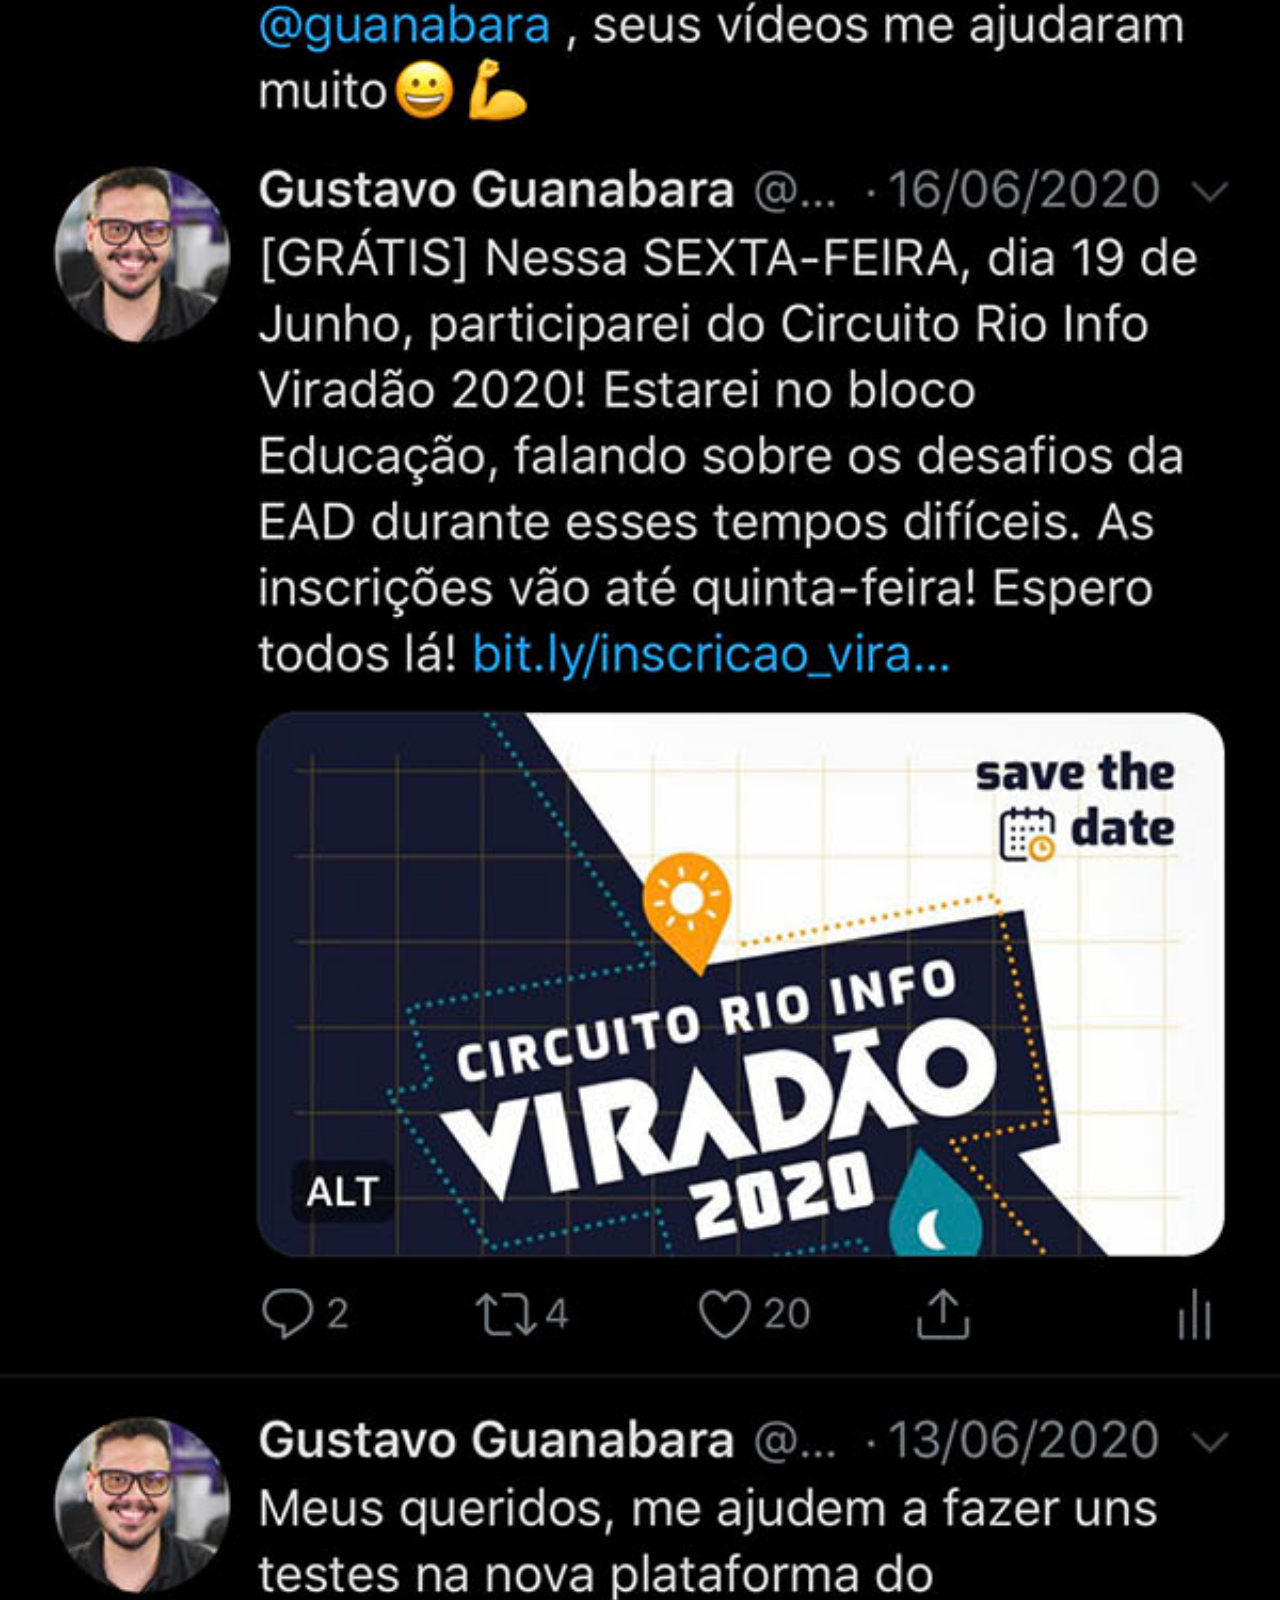
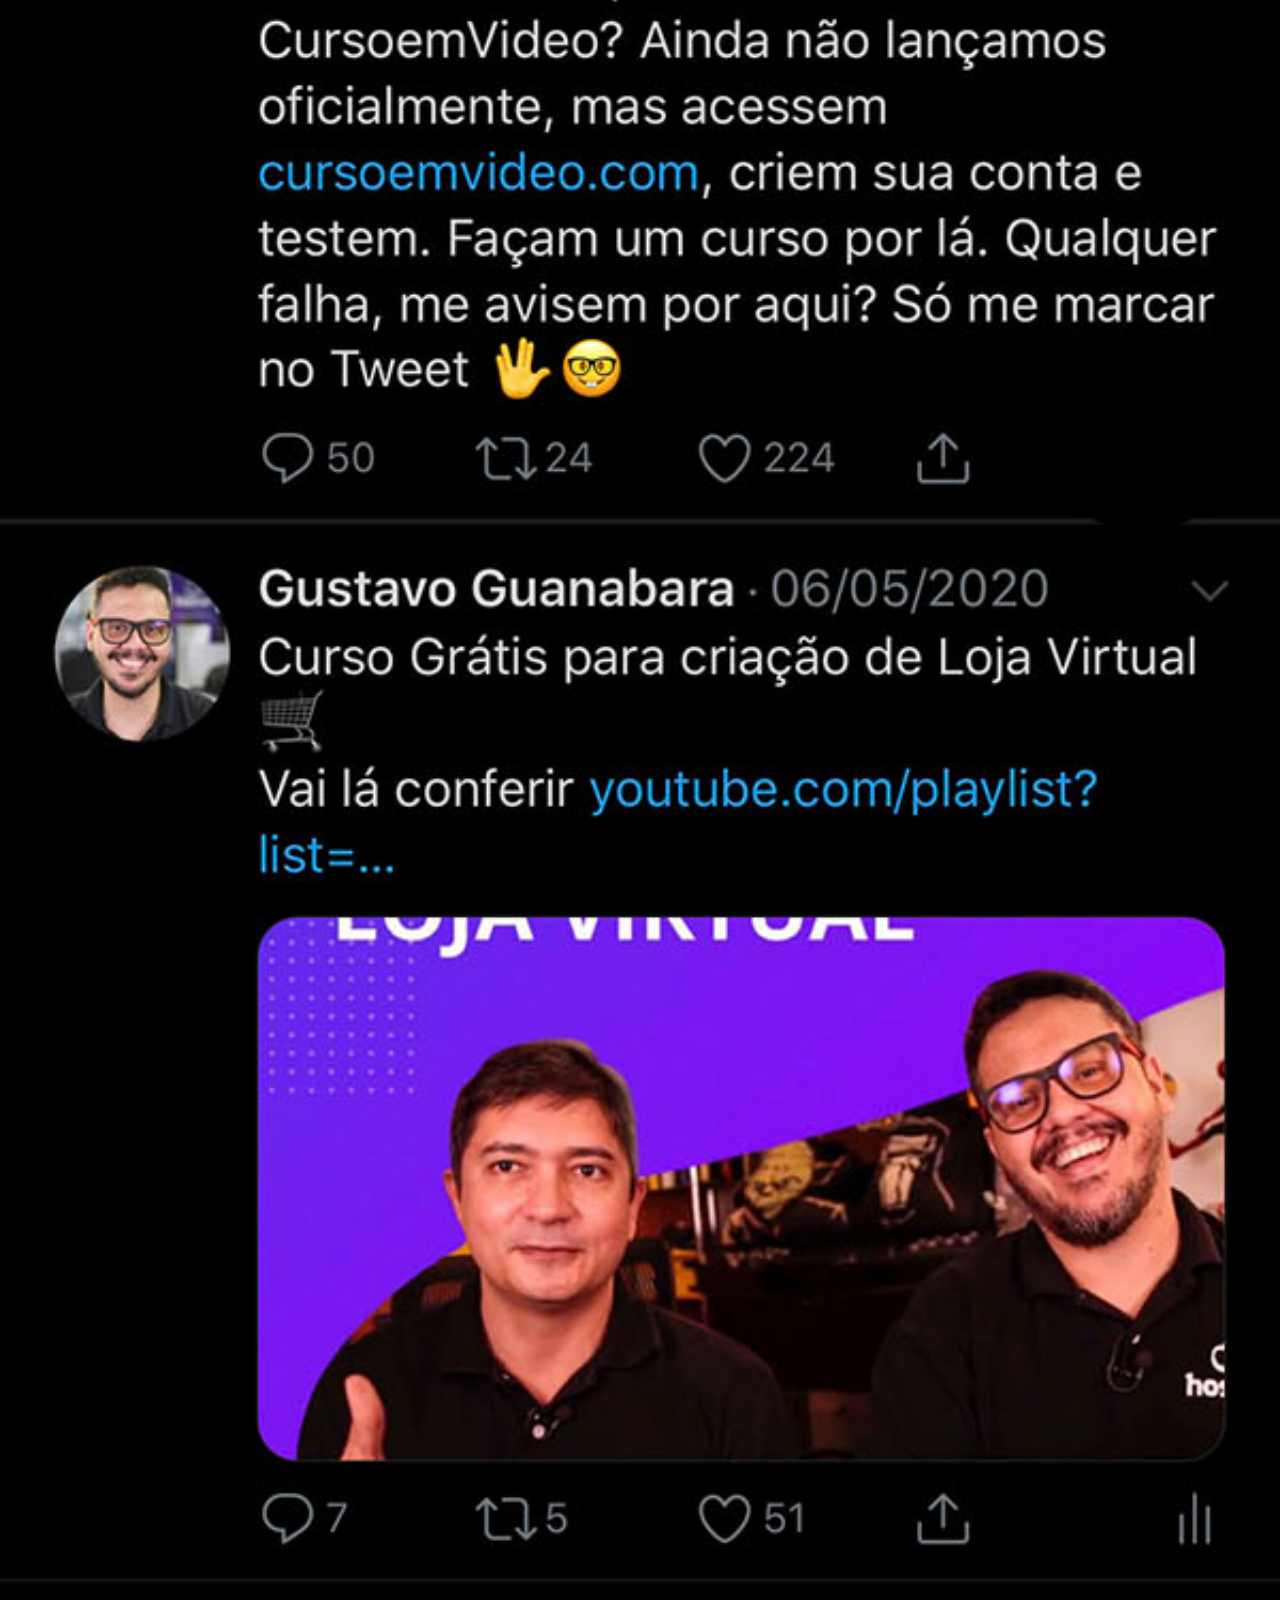
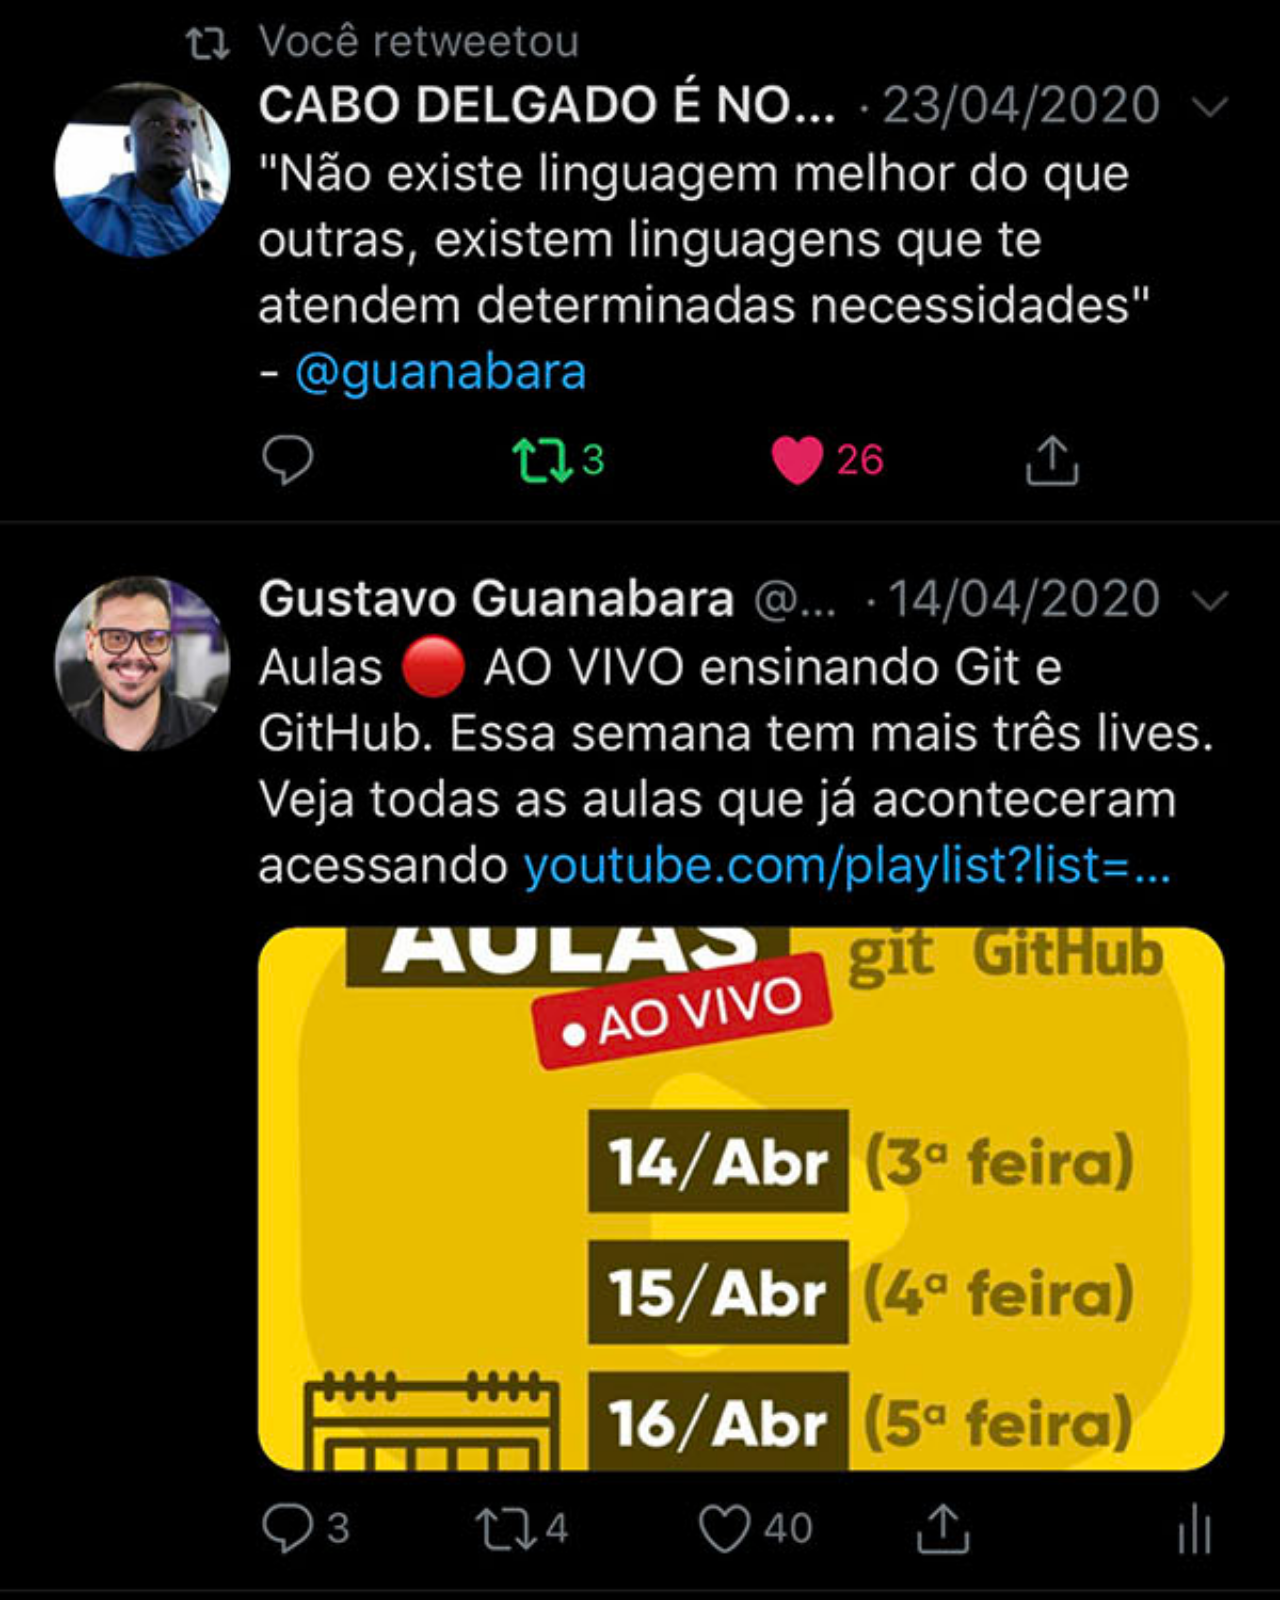
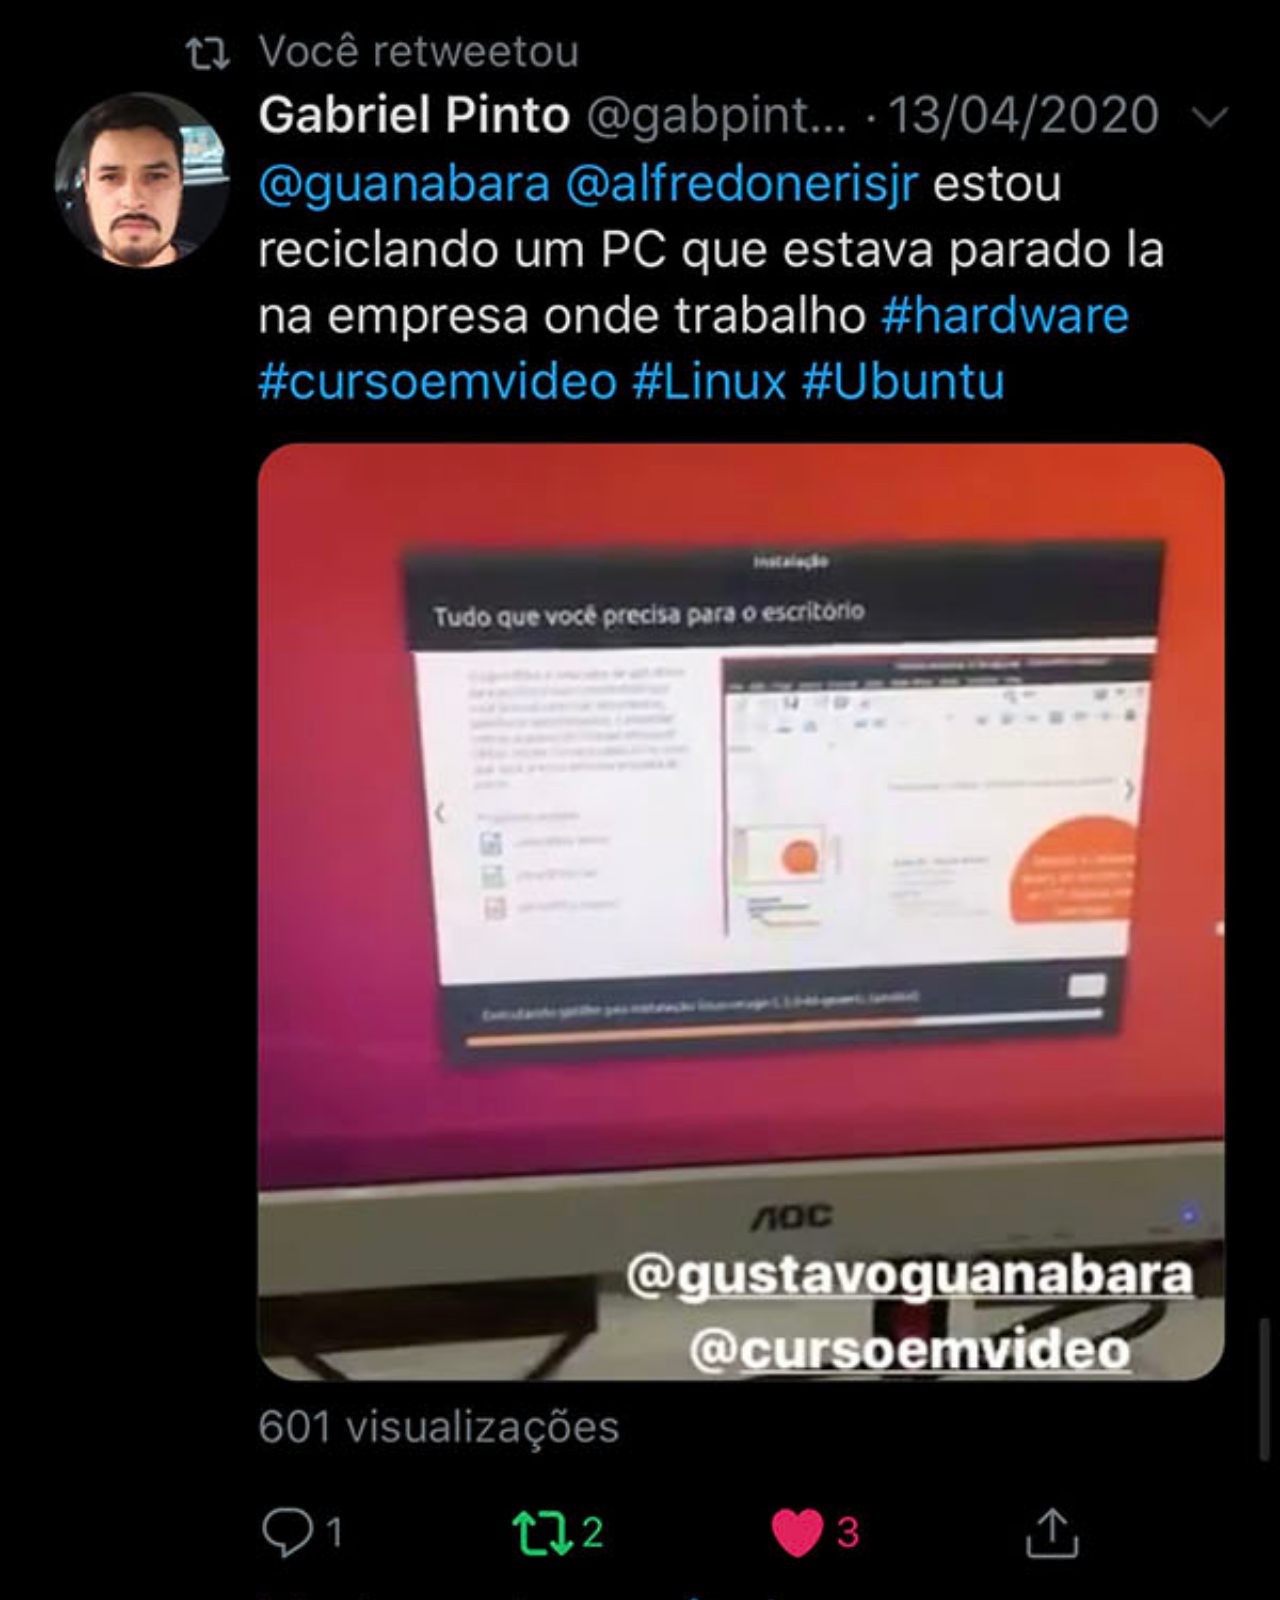
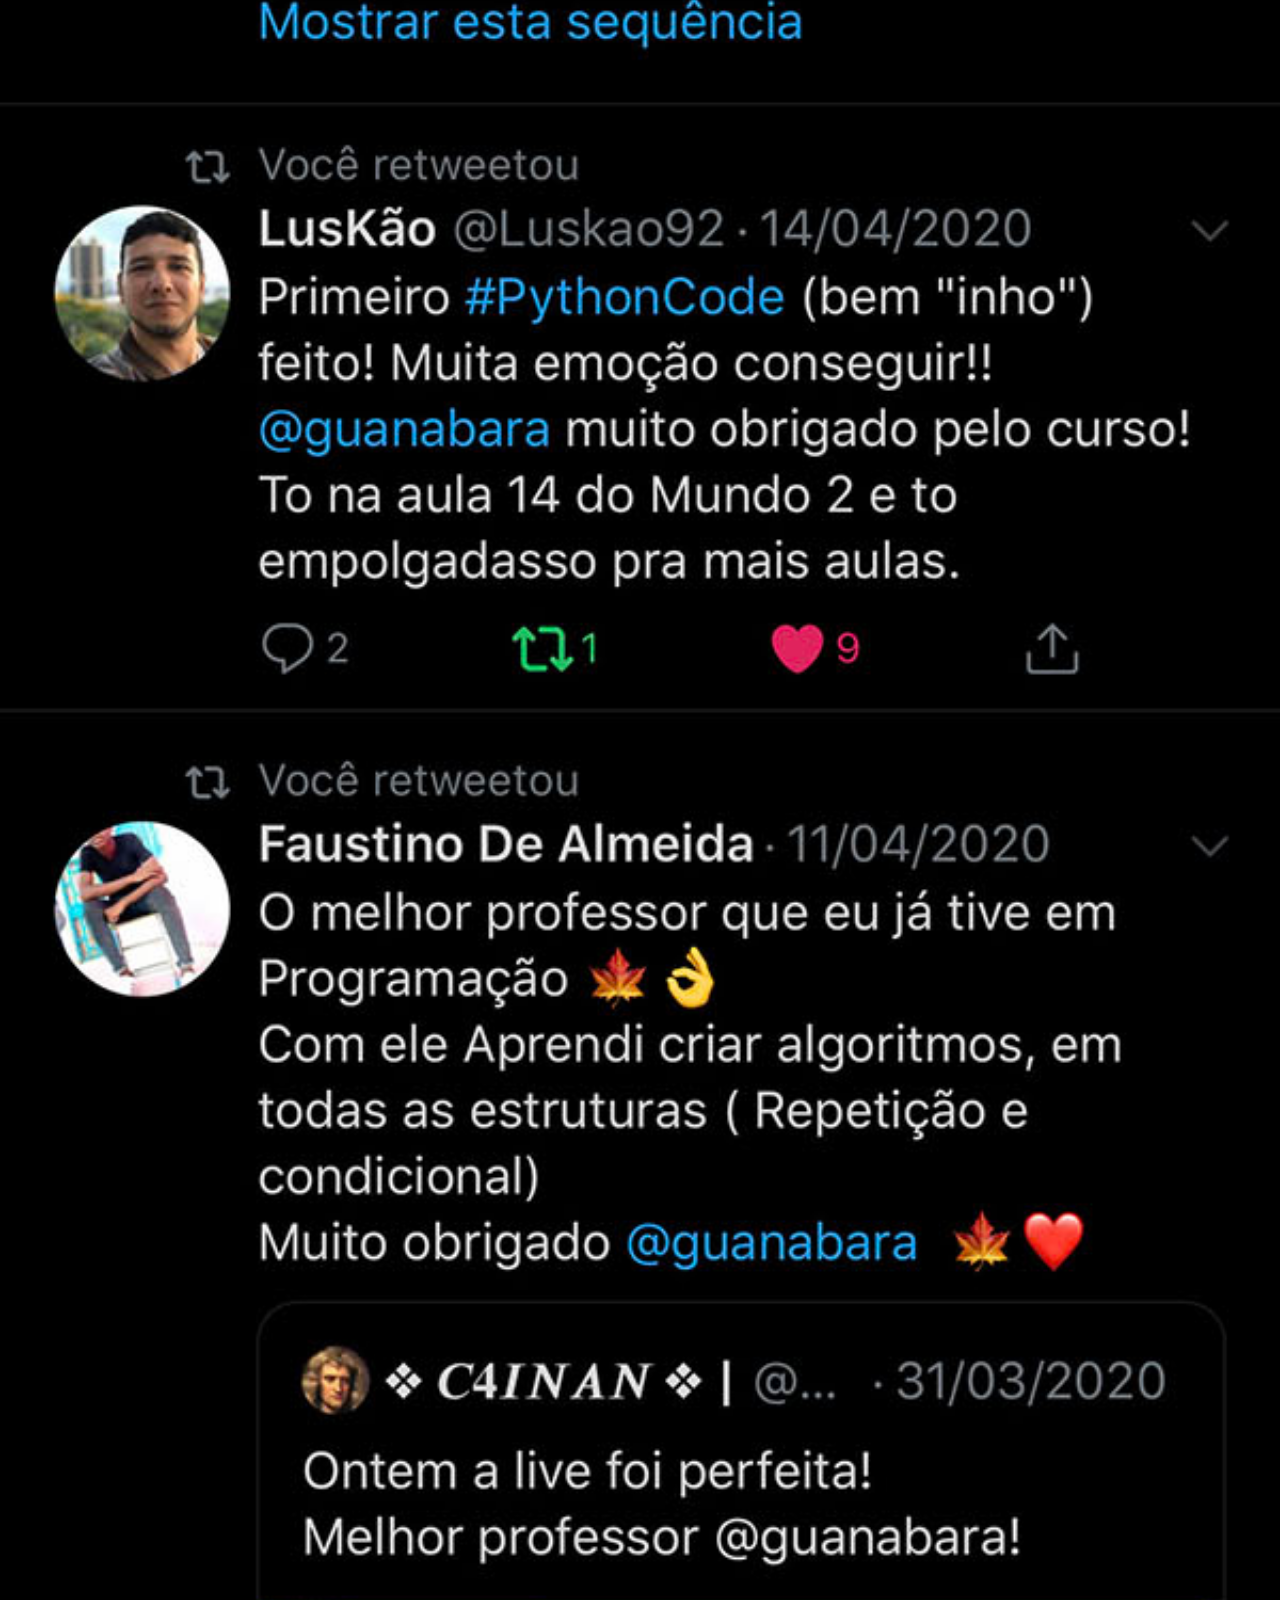
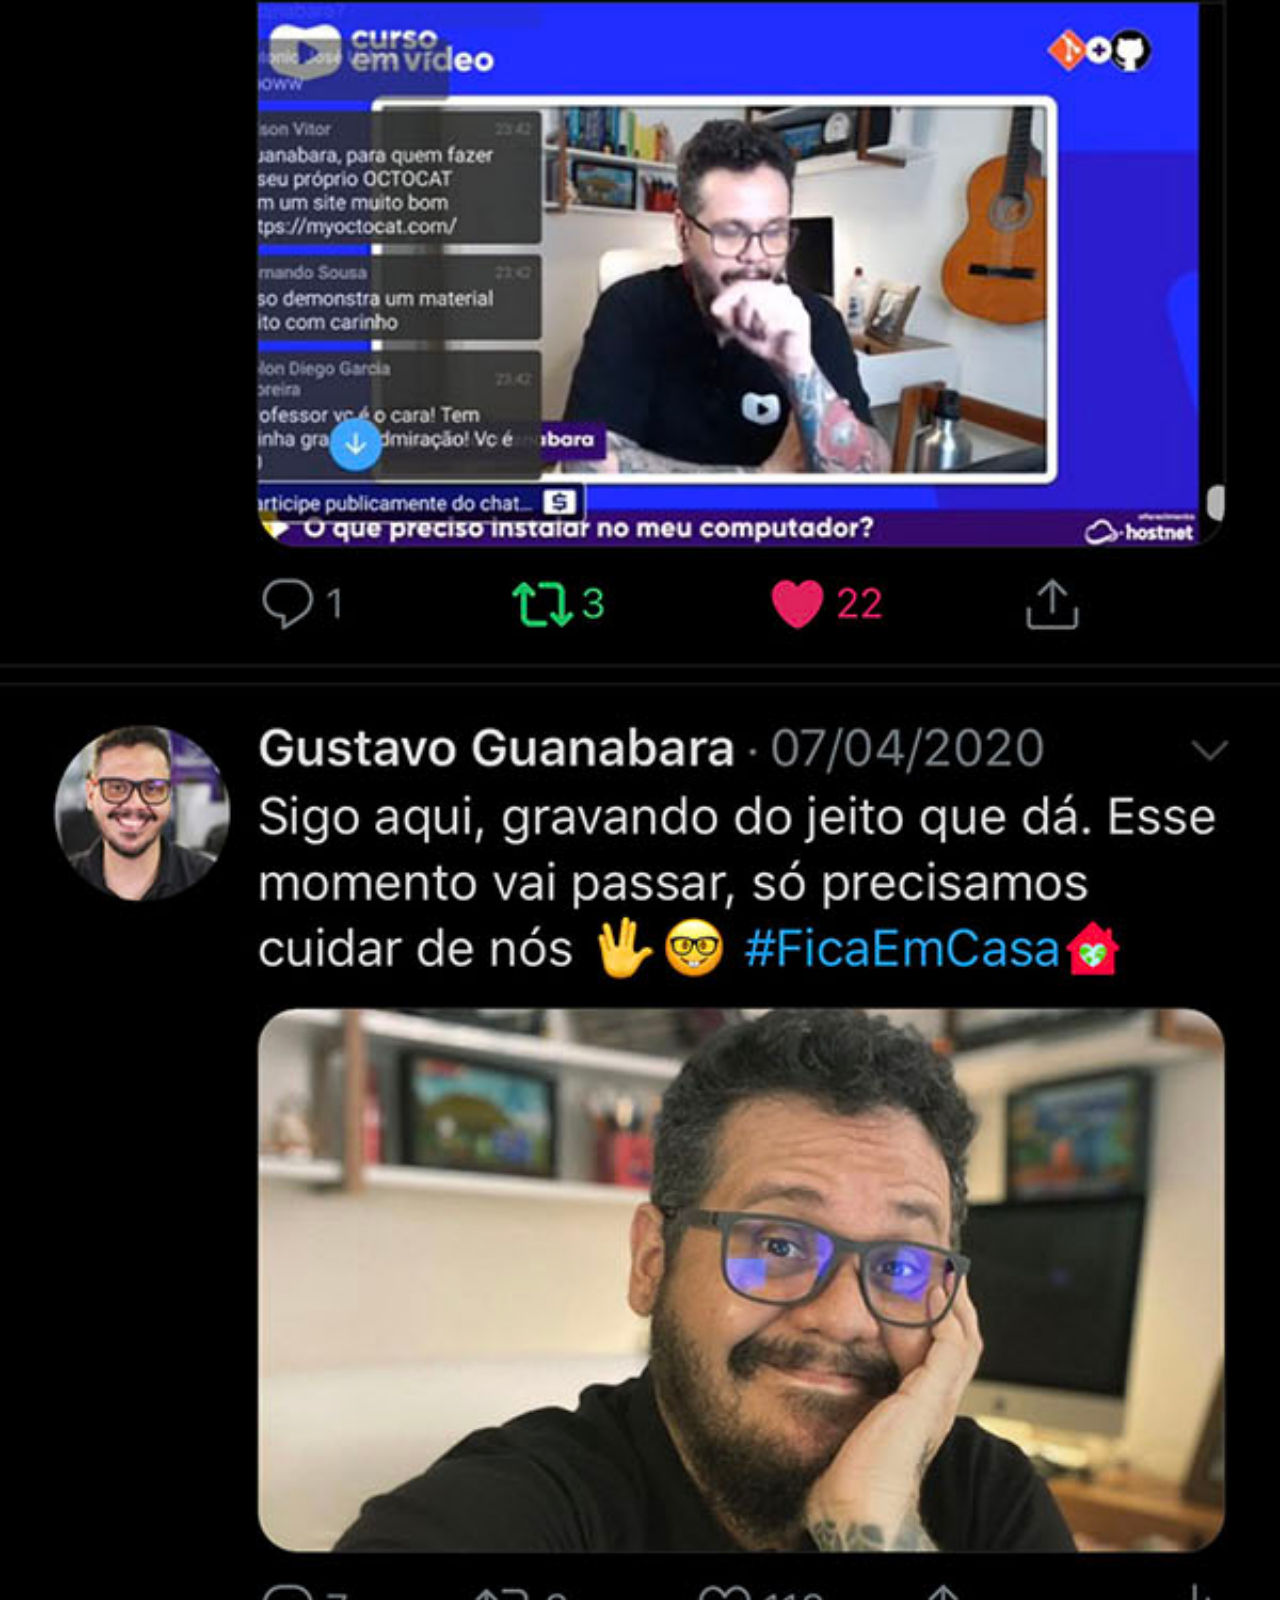
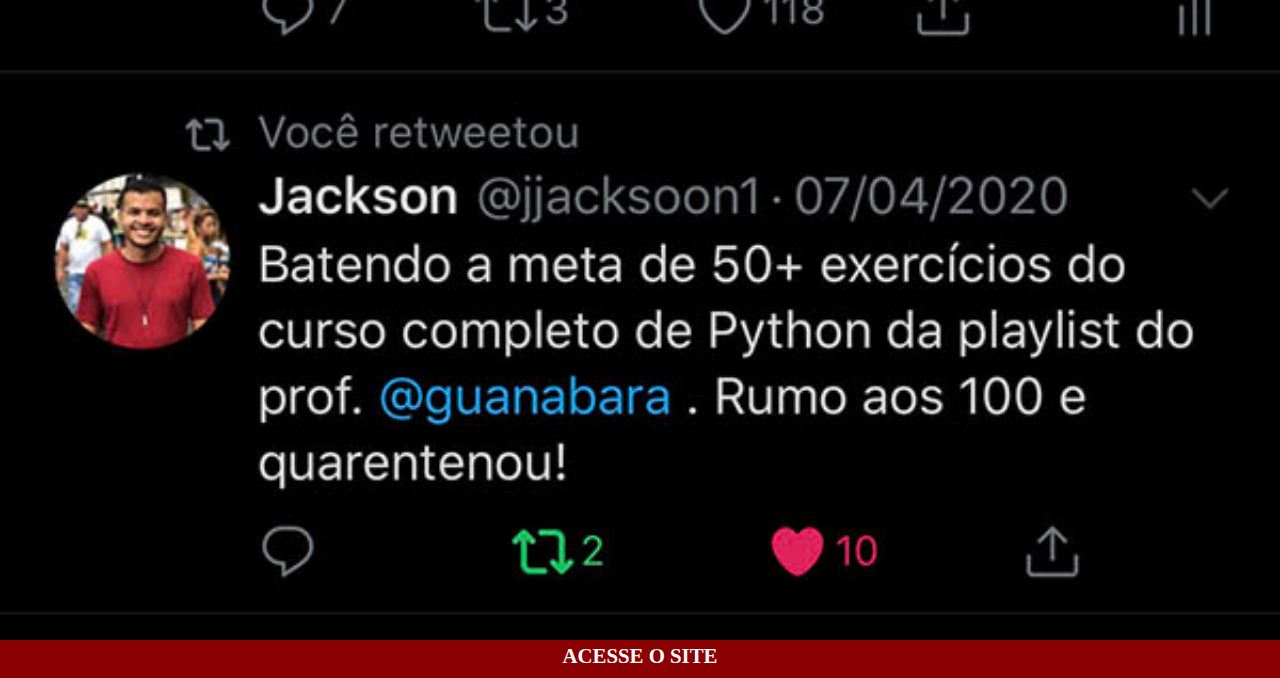
<file: twitter.html>
<!DOCTYPE html>
<html lang="en">
<head>
    <meta charset="UTF-8">
    <meta http-equiv="X-UA-Compatible" content="IE=edge">
    <meta name="viewport" content="width=device-width, initial-scale=1.0">
    <link rel="stylesheet" href="social.css">
    <title>twitter</title>
</head>
<body>
    <img src="imagens/tela-twitter.jpg" alt="">
    <a href="https://www.twitter.com/guanabara" target="_blank">ACESSE O SITE</a>
</body>
</html>
</file>
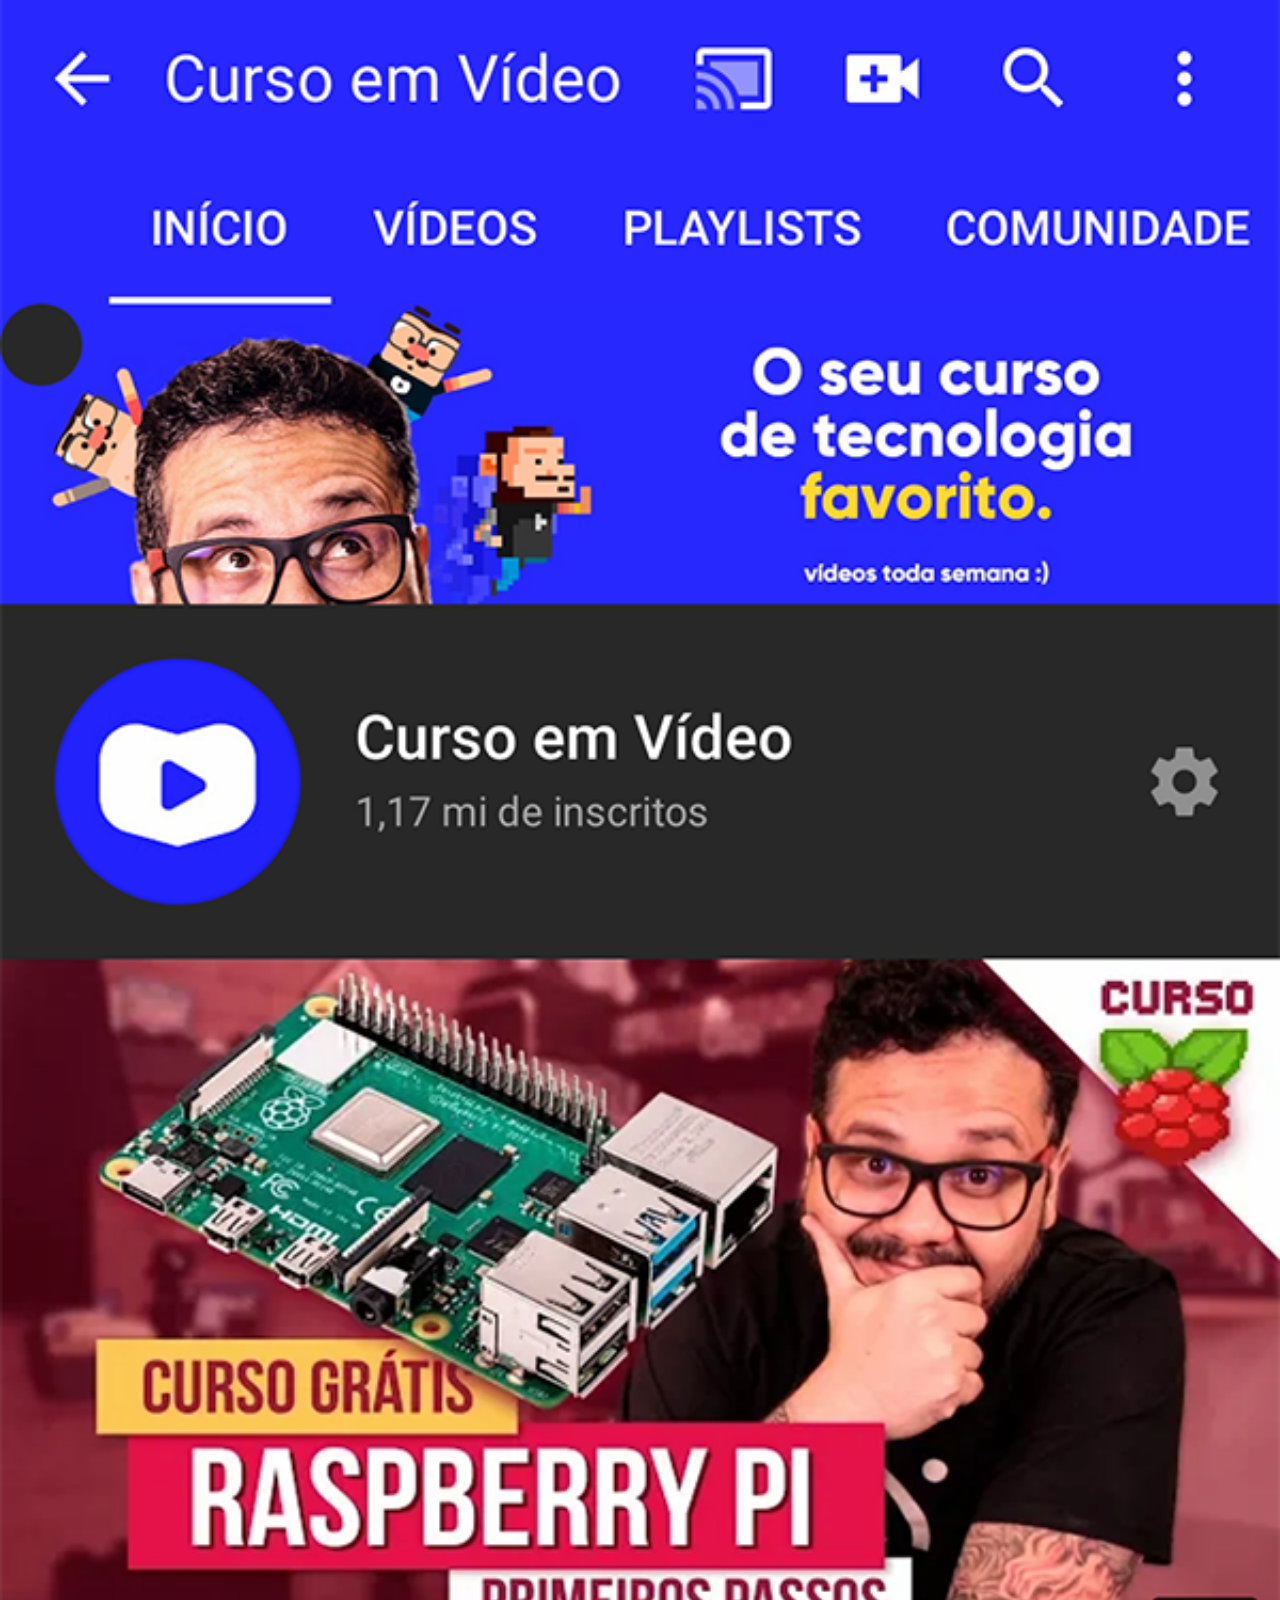
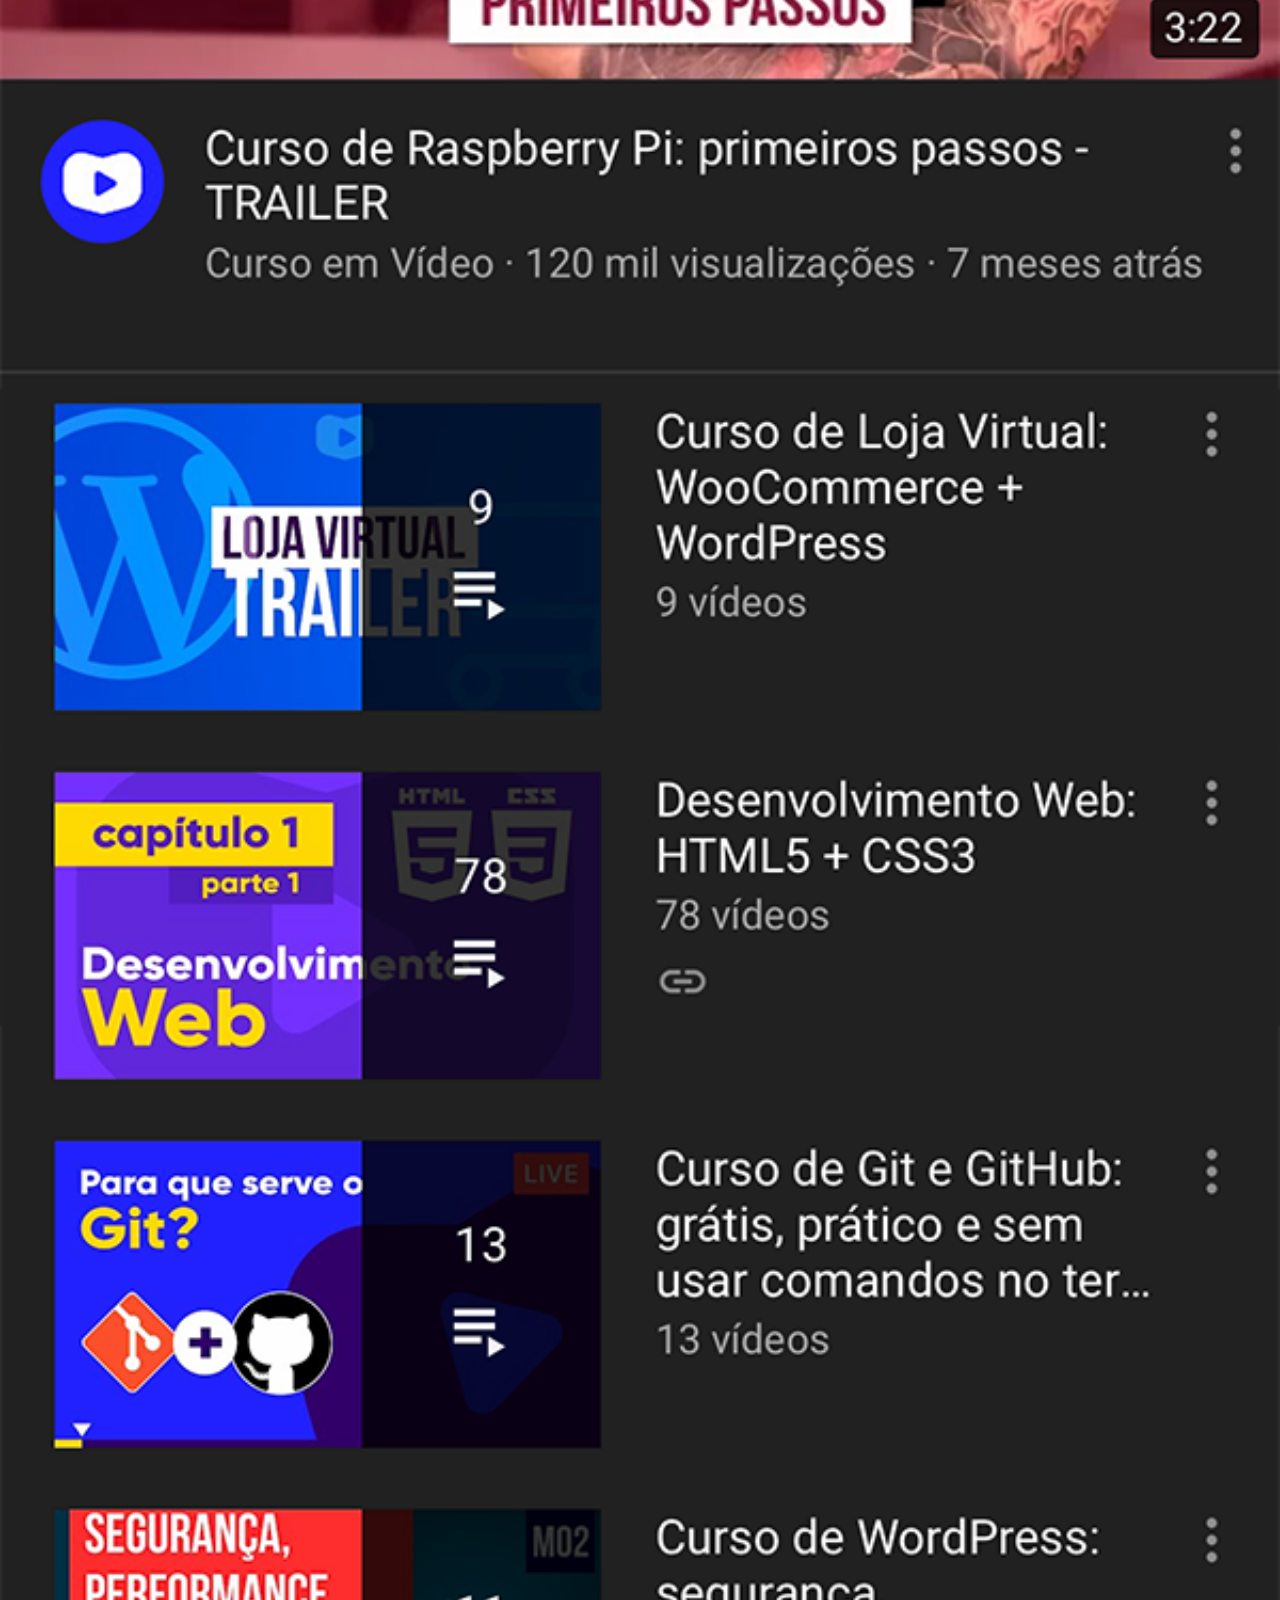
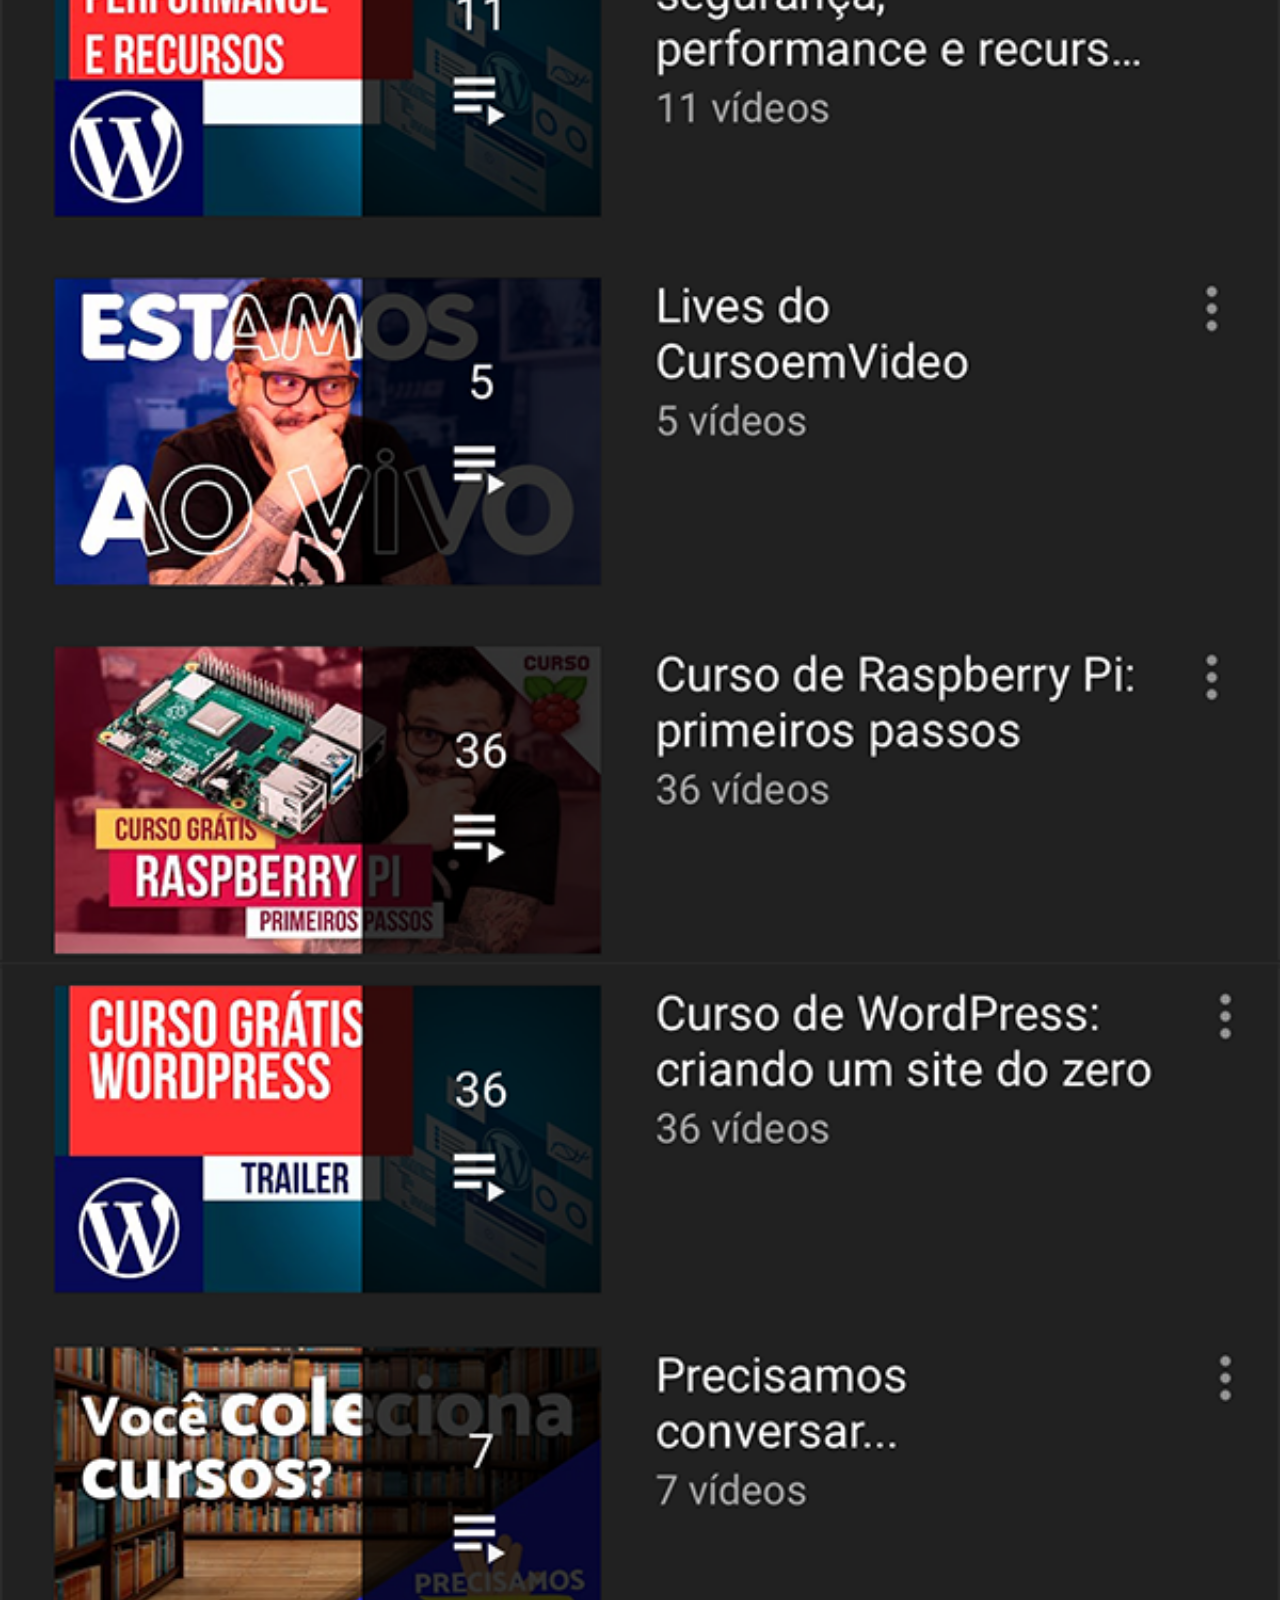
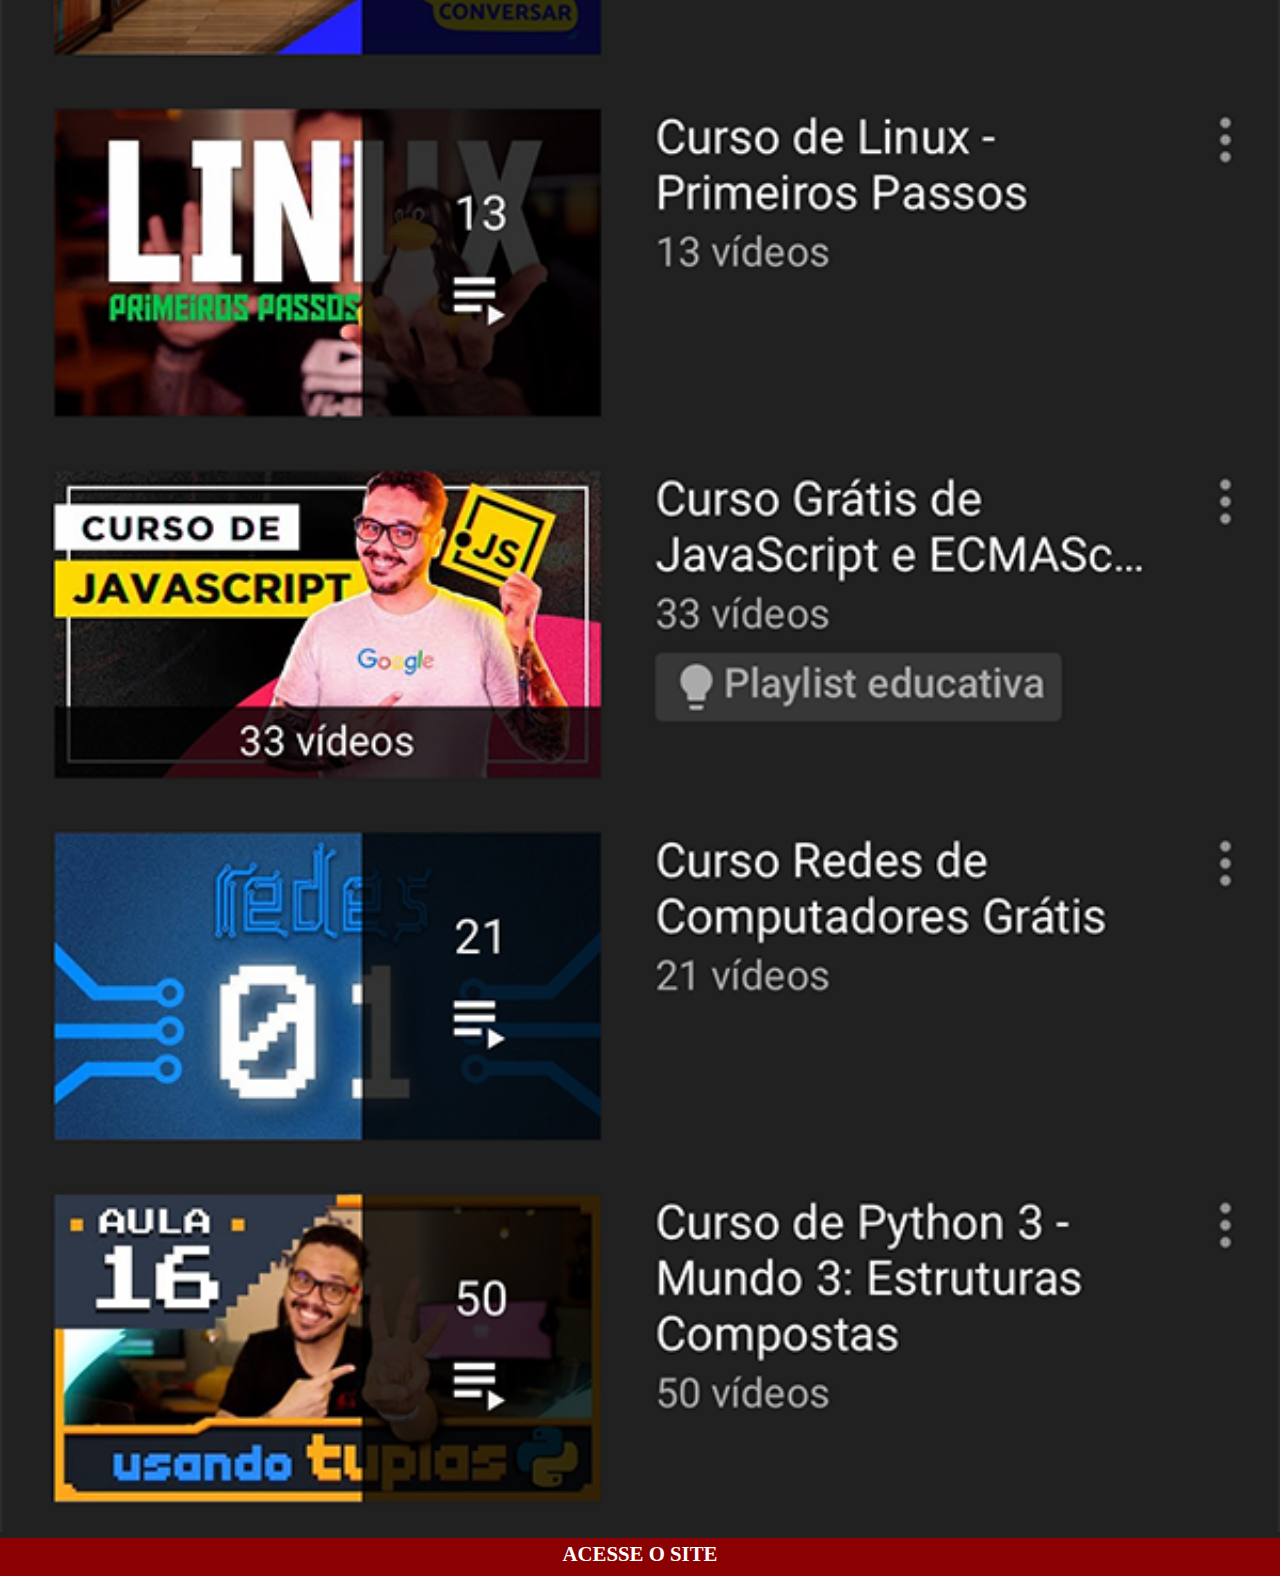
<file: youtube.html>
<!DOCTYPE html>
<html lang="pt-br">
<head>
    <meta charset="UTF-8">
    <meta http-equiv="X-UA-Compatible" content="IE=edge">
    <meta name="viewport" content="width=device-width, initial-scale=1.0">
    <link rel="stylesheet" href="social.css">
    <title>youtube</title>

</head>
<body>
    <img src="imagens/tela-youtube.png" alt="">
    <a href="https://www.youtube.com/cursoemvideo/playlists" target="_blank">ACESSE O SITE</a>
</body>
</html>
</file>
<file: style.css>
@charset "UTF-8";

*{
    margin: 0px;
    padding: 0px;
    font-family: Arial, Helvetica, sans-serif;
}

html, body{
    height: 100vh;
    width: 100vw;
    background-color: black;
}

body{
    background: url('imagens/fundo-madeira.jpg') center center;
    background-size: cover;

}
main{
    position: relative;
    height: 100vh;

}

section#celular{
    position: absolute;
    top: 50%;
    left: 50%;
    transform: translate(-50%, -50%);
    width: 250px;
    height: 504px;
    background: url('imagens/frame-iphone.png') no-repeat;
}

section#redes{
    text-align: right;
}

section#redes img{
    width: 50px;
    border-radius: 50%;
    box-shadow: 2px 2px 4px rgb(0, 0, 0, 0.230);
    margin: 10px;
    box-sizing: border-box; /***Para nao deixar as sombras alterarem a posicao dos outros icones***/
}

section#redes img:hover{
    border: 2px solid white;
    transform: translate(-3px, -3px);
    transition: transform .3s;
    box-shadow: 5px 5px 10px rgb(0, 0, 0, 0.230);
}

iframe#tela{
    position: relative;
    top: 65.5px;
    left: 18.5px;
    width: 212.5px;
    height: 377px;
}
</file>
<file: social.css>
@charset "UFT-8";

*{
    padding: 0px;
    margin: 0px;
}

::-webkit-scrollbar{
    width: 0;
    height: 0;
}

img{
    width: 100vw;
}

a{
    display: block;
    text-decoration: none;
    font-weight: bolder;
    font-size: 1.3em;
    padding: 10px;
    background-color: darkred;
    margin: -10px;
    text-align: center;
    color: white;
}
</file>
